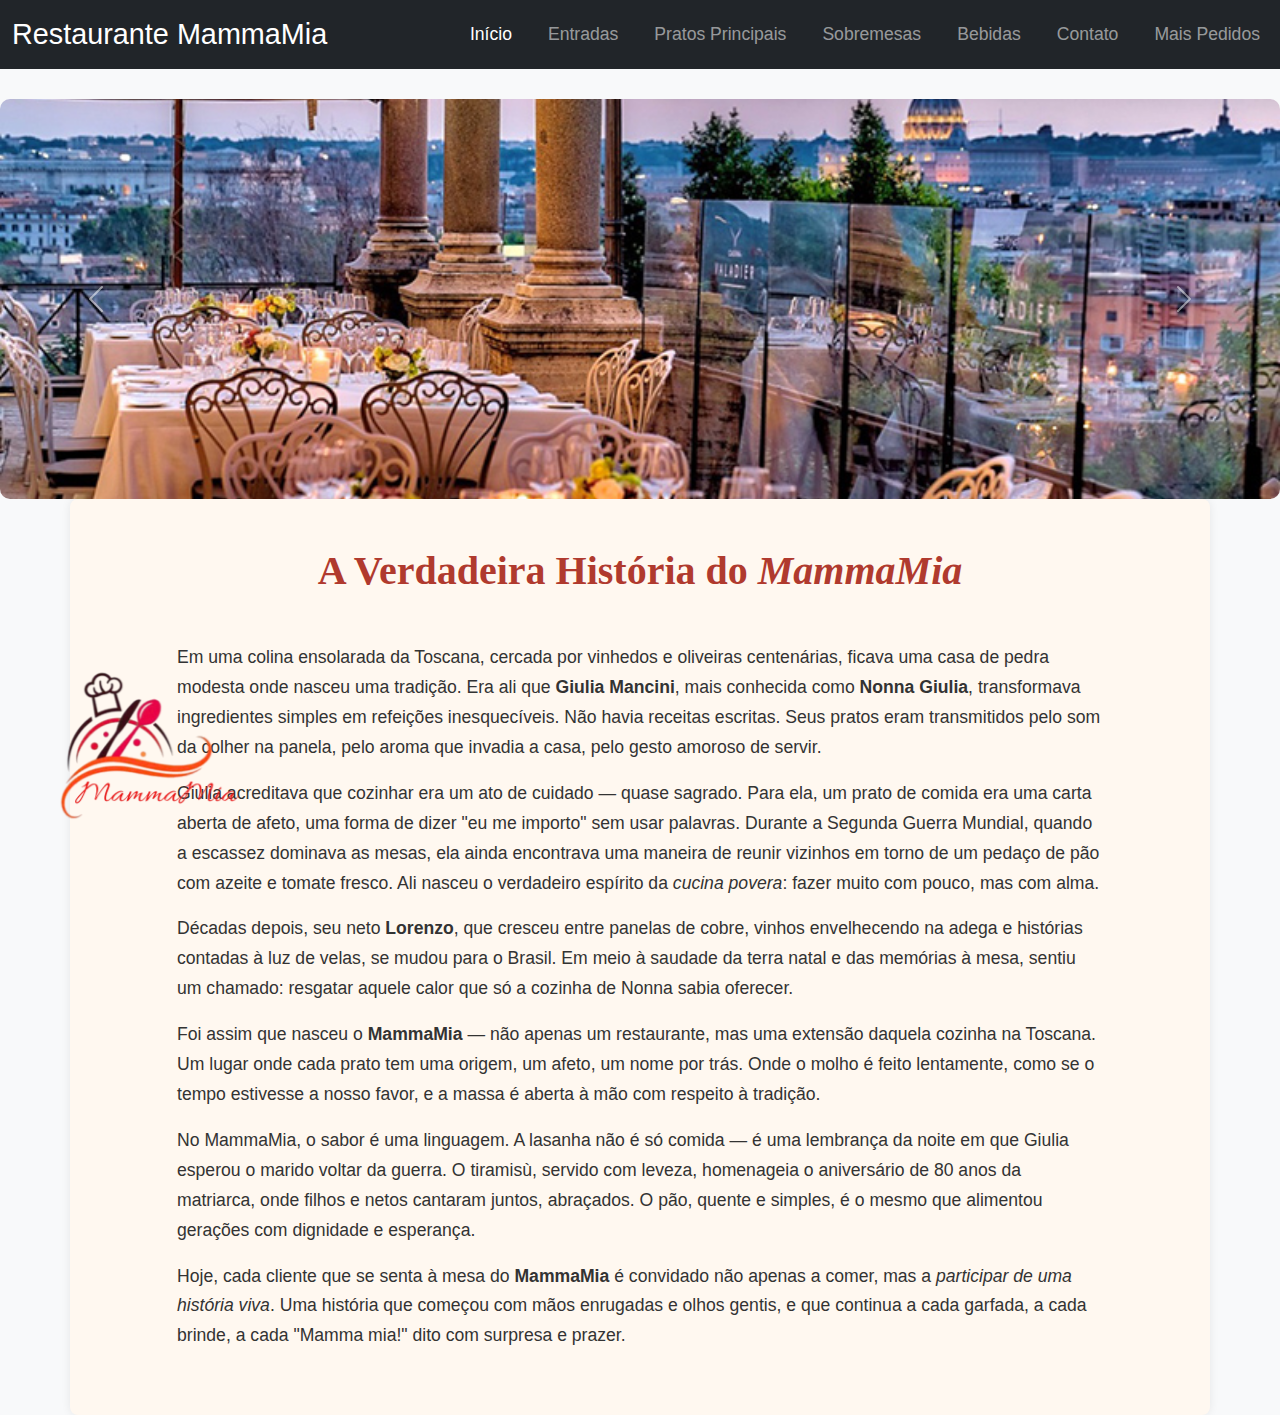
<file: index.html>
<!DOCTYPE html>
<html lang="en">
<head>
      <meta http-equiv="Refresh" content="0; url=inicio.html" />
    <meta charset="UTF-8">
    <link rel="stylesheet" href="login.css">
    <meta http-equiv="X-UA-Compatible" content="IE=edge">
    <meta name="viewport" content="width=device-width, initial-scale=1.0">
    <title>Login</title>
</head>
<body>



    <main class="caixa">
        <h1>Entre em nosso cardapio</h1>
        <button class="login" onclick="window.location.href='inicio.html';">Clique aqui</button>
    </main>
</body>
</html>
</file>
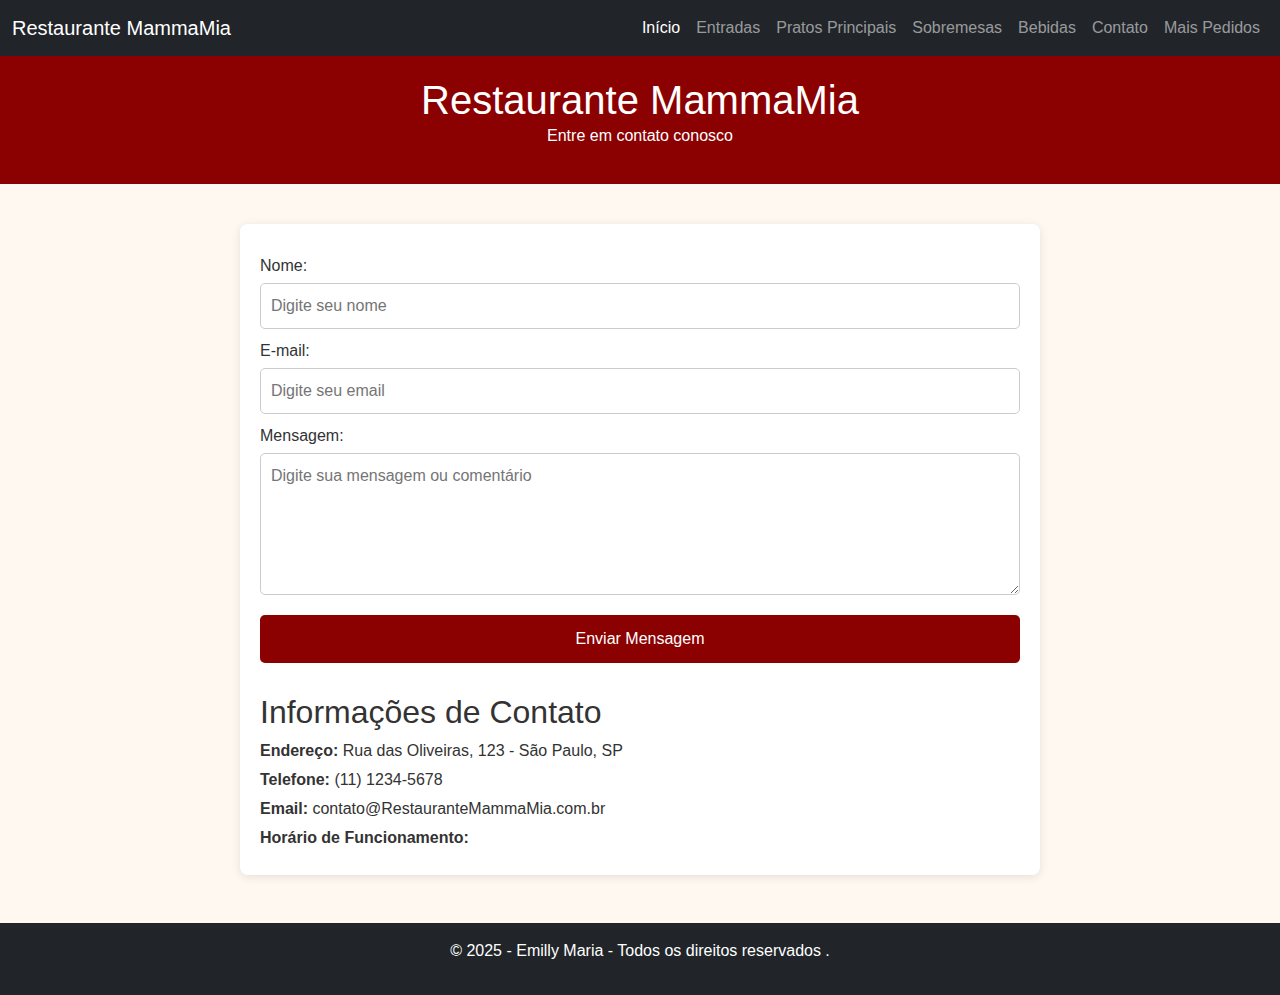
<file: contato.html>
<!DOCTYPE html>
<html lang="pt-br">

<head>
    <meta charset="UTF-8">
    <meta name="viewport" content="width=device-width, initial-scale=1.0">
    <title>Cardápio - Restaurante MammaMia</title>
    <!-- Bootstrap 5 CSS -->
    <link href="https://cdn.jsdelivr.net/npm/bootstrap@5.3.0-alpha1/dist/css/bootstrap.min.css" rel="stylesheet">
    <!-- Link para o arquivo CSS externo -->
    <link rel="stylesheet" href="contato.css">
</head>

<body>
    <!-- Barra de Navegação Responsiva -->
    <nav class="navbar navbar-expand-lg navbar-dark bg-dark">
        <div class="container-fluid">
              <a class="navbar-brand" href="inicio.html">Restaurante MammaMia</a>
            <button class="navbar-toggler" type="button" data-bs-toggle="collapse" data-bs-target="#navbarNav"
                aria-controls="navbarNav" aria-expanded="false" aria-label="Alternar navegação">
                <span class="navbar-toggler-icon"></span>
            </button>
            <div class="collapse navbar-collapse" id="navbarNav">
                <ul class="navbar-nav ms-auto">
                    <li class="nav-item">
                        <a class="nav-link active" aria-current="page" href="inicio.html">Início</a>
                    </li>
                    <li class="nav-item">
                        <a class="nav-link" href="entradas.html">Entradas</a>
                    </li>
                    <li class="nav-item">
                        <a class="nav-link" href="principais.html">Pratos Principais</a>
                    </li>
                    <li class="nav-item">
                        <a class="nav-link" href="sobremesas.html">Sobremesas</a>
                    </li>
                    <li class="nav-item">
                        <a class="nav-link" href="bebidas.html">Bebidas</a>
                    </li>
                    <li class="nav-item">
                        <a class="nav-link" href="contato.html">Contato</a>
                    </li>
                    <li class="nav-item">
              <a class="nav-link" href="maispedidos.html">Mais Pedidos</a>
            </li>
                </ul>
            </div>
        </div>
    </nav>



    <header>
        <h1>Restaurante MammaMia</h1>
        <p>Entre em contato conosco</p>
    </header>

    <div class="container">
        <form>
            <label for="nome">Nome:</label>
            <input type="text" id="nome" name="nome"  placeholder="Digite seu nome"
          required>
            <label for="email">E-mail:</label>
            <input type="email" id="email" name="email" placeholder="Digite seu email"
          required>

            <label for="mensagem">Mensagem:</label>
            <textarea id="mensagem" name="mensagem" rows="5" placeholder="Digite sua mensagem ou comentário"
          required></textarea>

            <button type="submit">Enviar Mensagem</button>
        </form>

        <div class="info">
            <h2>Informações de Contato</h2>
            <p><strong>Endereço:</strong> Rua das Oliveiras, 123 - São Paulo, SP</p>
            <p><strong>Telefone:</strong> (11) 1234-5678</p>
            <p><strong>Email:</strong> contato@RestauranteMammaMia.com.br</p>
            <p><strong>Horário de Funcionamento:</strong></p></div></div>

  <!-- Bootstrap JS (opcional) -->
  <script src="https://cdn.jsdelivr.net/npm/bootstrap@5.3.3/dist/js/bootstrap.bundle.min.js"></script>
    <footer class="bg-dark text-white text-center py-3 mt-5"><p>© 2025 - Emilly Maria - Todos os direitos reservados .</p>
  </footer>
</body>

</html>
</file>
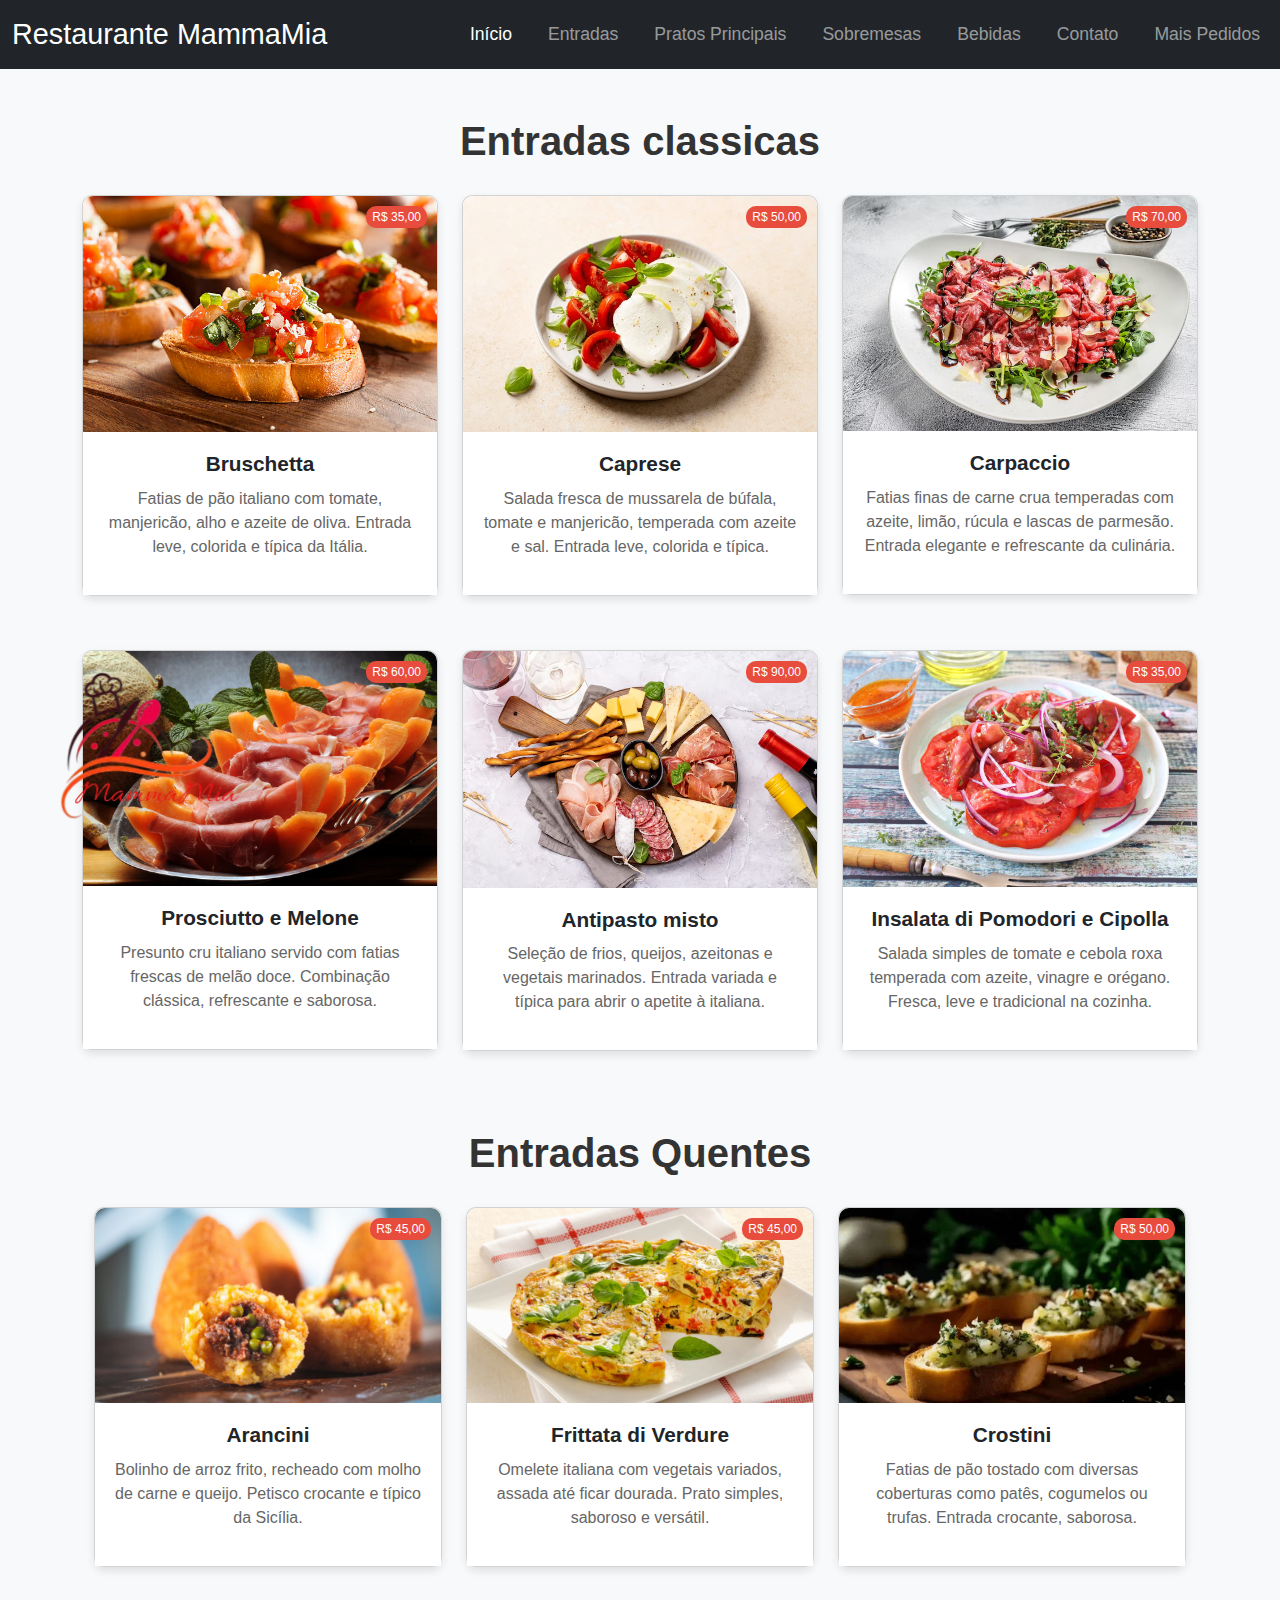
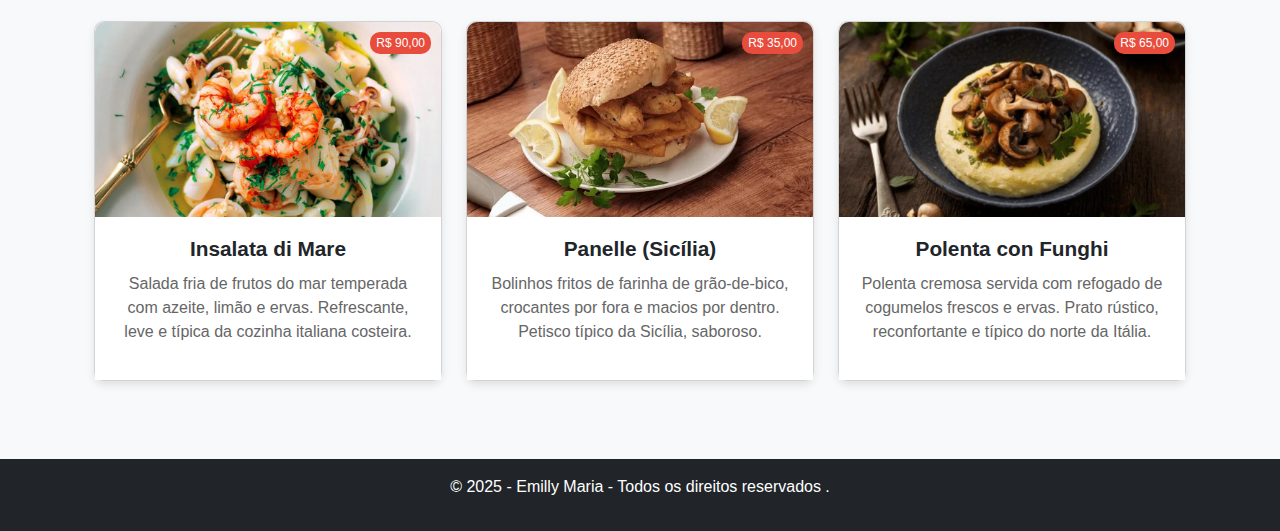
<file: entradas.html>
<!DOCTYPE html>
<html lang="pt-br">

<head>
    <meta charset="UTF-8">
    <meta name="viewport" content="width=device-width, initial-scale=1.0">
    <title>Cardápio - Restaurante MammaMia</title>
    <!-- Bootstrap 5 CSS -->
    <link href="https://cdn.jsdelivr.net/npm/bootstrap@5.3.0-alpha1/dist/css/bootstrap.min.css" rel="stylesheet">
    <!-- Link para o arquivo CSS externo -->
    <link rel="stylesheet" href="cardapio.css">
</head>

<body>

    <!-- Barra de Navegação Responsiva -->
    <nav class="navbar navbar-expand-lg navbar-dark bg-dark">
        <div class="container-fluid">
              <a class="navbar-brand" href="inicio.html">Restaurante MammaMia</a>
            <button class="navbar-toggler" type="button" data-bs-toggle="collapse" data-bs-target="#navbarNav"
                aria-controls="navbarNav" aria-expanded="false" aria-label="Alternar navegação">
                <span class="navbar-toggler-icon"></span>
            </button>
            <div class="collapse navbar-collapse" id="navbarNav">
                <ul class="navbar-nav ms-auto">
                    <li class="nav-item">
                        <a class="nav-link active" aria-current="page" href="inicio.html">Início</a>
                    </li>
                    <li class="nav-item">
                        <a class="nav-link" href="entradas.html">Entradas</a>
                    </li>
                    <li class="nav-item">
                        <a class="nav-link" href="principais.html">Pratos Principais</a>
                    </li>
                    <li class="nav-item">
                        <a class="nav-link" href="sobremesas.html">Sobremesas</a>
                    </li>
                    <li class="nav-item">
                        <a class="nav-link" href="bebidas.html">Bebidas</a>
                    </li>
                    <li class="nav-item">
                        <a class="nav-link" href="contato.html">Contato</a>
                    </li>
                     <li class="nav-item">
              <a class="nav-link" href="maispedidos.html">Mais Pedidos</a>
            </li>
                </ul>
            </div>
        </div>
    </nav>


   

    <!-- Cardápio -->
    <div class="container my-5">
        <section id="entradas">
            <h2 class="text-center">Entradas classicas</h2>
            <div class="row row-cols-1 row-cols-md-3 g-4">

                <!-- Card 1 -->
                <div class="col">
                    <div class="card">
                        <img src="entradas/Bruschetta.jpg" class="card-img-top" alt="Bruschetta">
                        <div class="card-body">
                            <h5 class="card-title">Bruschetta</h5>
                            <p class="card-text">Fatias de pão italiano com tomate, manjericão, alho e azeite de oliva. Entrada leve, colorida e típica da Itália.
                            </p>
                            <span class="preco">R$ 35,00</span>
                        </div>
                    </div>
                </div>

                <!-- Card 2 -->
                <div class="col">
                    <div class="card">
                        <img src="entradas/Caprese.webp" class="card-img-top" alt="Caprese">
                        <div class="card-body">
                            <h5 class="card-title">Caprese</h5>
                            <p class="card-text">Salada fresca de mussarela de búfala, tomate e manjericão, temperada
                                com azeite e sal.
                                Entrada leve, colorida e típica.</p>
                            <span class="preco">R$ 50,00</span>
                        </div>
                    </div>
                </div>

                <!-- Card 3 -->
                <div class="col">
                    <div class="card">
                        <img src="entradas/Carpaccio.jpg" class="card-img-top" alt="Arancini">
                        <div class="card-body">
                            <h5 class="card-title">Carpaccio</h5>
                            <p class="card-text">Fatias finas de carne crua temperadas com azeite, limão, rúcula e
                                lascas de parmesão.
                                Entrada elegante e refrescante da culinária.</p>
                            <span class="preco">R$ 70,00</span>
                        </div>
                    </div>
                </div>

                <!-- Card 4 -->
                <div class="col">
                    <div class="card">
                        <img src="entradas/Prosciutto e Melone.jpg" class="card-img-top" alt="Arancini">
                        <div class="card-body">
                            <h5 class="card-title">Prosciutto e Melone</h5>
                            <p class="card-text">Presunto cru italiano servido com fatias frescas de melão doce.
                                Combinação clássica, refrescante e saborosa.</p>
                            <span class="preco">R$ 60,00</span>
                        </div>
                    </div>
                </div>

                <!-- Card 5 -->
                <div class="col">
                    <div class="card">
                        <img src="entradas/Antipasto misto.jpg" class="card-img-top" alt="Arancini">
                        <div class="card-body">
                            <h5 class="card-title">Antipasto misto</h5>
                            <p class="card-text">Seleção de frios, queijos, azeitonas e vegetais marinados.
                                Entrada variada e típica para abrir o apetite à italiana.</p>
                            <span class="preco">R$ 90,00</span>
                        </div>
                    </div>
                </div>

                <!-- Card 6 -->
                <div class="col">
                    <div class="card">
                        <img src="entradas/Insalata di Pomodori e Cipolla.jpg" class="card-img-top" alt="Arancini">
                        <div class="card-body">
                            <h5 class="card-title">Insalata di Pomodori e Cipolla</h5>
                            <p class="card-text">Salada simples de tomate e cebola roxa temperada com azeite, vinagre e
                                orégano.
                                Fresca, leve e tradicional na cozinha.</p>
                            <span class="preco">R$ 35,00</span>
                        </div>
                    </div>
                </div>

            </div>
        </section>

        <!-- Cardápio -->
        <div class="container my-5">
            <section id="entradas">
                <h2 class="text-center">Entradas Quentes</h2>
                <div class="row row-cols-1 row-cols-md-3 g-4">

                    <!-- Card 1 -->
                    <div class="col">
                        <div class="card">
                            <img src="entradas/Arancini.png" class="card-img-top" alt="Bruschetta">
                            <div class="card-body">
                                <h5 class="card-title">Arancini</h5>
                                <p class="card-text">Bolinho de arroz frito, recheado com molho de carne e queijo.
                                    Petisco crocante e típico da Sicília.</p>
                                <span class="preco">R$ 45,00</span>
                            </div>
                        </div>
                    </div>

                    <!-- Card 2 -->
                    <div class="col">
                        <div class="card">
                            <img src="entradas/Frittata di Verdure.webp" class="card-img-top" alt="Bruschetta">
                            <div class="card-body">
                                <h5 class="card-title">Frittata di Verdure</h5>
                                <p class="card-text">Omelete italiana com vegetais variados, assada até ficar dourada.
                                    Prato simples, saboroso e versátil.</p>
                                <span class="preco">R$ 45,00</span>
                            </div>
                        </div>
                    </div>

                    <!-- Card 3 -->
                    <div class="col">
                        <div class="card">
                            <img src="entradas/Crostini.webp" class="card-img-top" alt="Bruschetta">
                            <div class="card-body">
                                <h5 class="card-title">Crostini</h5>
                                <p class="card-text">Fatias de pão tostado com diversas coberturas como patês, cogumelos
                                    ou trufas.
                                    Entrada crocante, saborosa.</p>
                                <span class="preco">R$ 50,00</span>
                            </div>
                        </div>
                    </div>

                    <!-- Card 4-->
                    <div class="col">
                        <div class="card">
                            <img src="entradas/Insalata di Mare.png" class="card-img-top" alt="Bruschetta">
                            <div class="card-body">
                                <h5 class="card-title">Insalata di Mare</h5>
                                <p class="card-text">Salada fria de frutos do mar temperada com azeite, limão e ervas.
                                    Refrescante, leve e típica da cozinha italiana costeira.</p>
                                <span class="preco">R$ 90,00</span>
                            </div>
                        </div>
                    </div>


                    <!-- Card 5-->
                    <div class="col">
                        <div class="card">
                            <img src="entradas/Panelle (Sicília).webp" class="card-img-top" alt="Bruschetta">
                            <div class="card-body">
                                <h5 class="card-title">Panelle (Sicília)</h5>
                                <p class="card-text">Bolinhos fritos de farinha de grão-de-bico, crocantes por fora e
                                    macios por dentro.
                                    Petisco típico da Sicília, saboroso.</p>
                                <span class="preco">R$ 35,00</span>
                            </div>
                        </div>
                    </div>

                    <!-- Card 6-->
                    <div class="col">
                        <div class="card">
                            <img src="entradas/Polenta con Funghi.png" class="card-img-top" alt="Bruschetta">
                            <div class="card-body">
                                <h5 class="card-title">Polenta con Funghi</h5>
                                <p class="card-text">Polenta cremosa servida com refogado de cogumelos frescos e ervas.
                                    Prato rústico, reconfortante e típico do norte da Itália.</p>
                                <span class="preco">R$ 65,00</span>
                            </div></div></div></div></section></div></div>
                

       <!-- Bootstrap JS (opcional) -->
  <script src="https://cdn.jsdelivr.net/npm/bootstrap@5.3.3/dist/js/bootstrap.bundle.min.js"></script>
  <footer class="bg-dark text-white text-center py-3 mt-5"><p>© 2025 - Emilly Maria - Todos os direitos reservados .</p>
  </footer>
  <img src="rest/MammaMia - 1 - Editado.jpg" alt="Logo" class="logo-fixa">
</body>

</html>
</file>
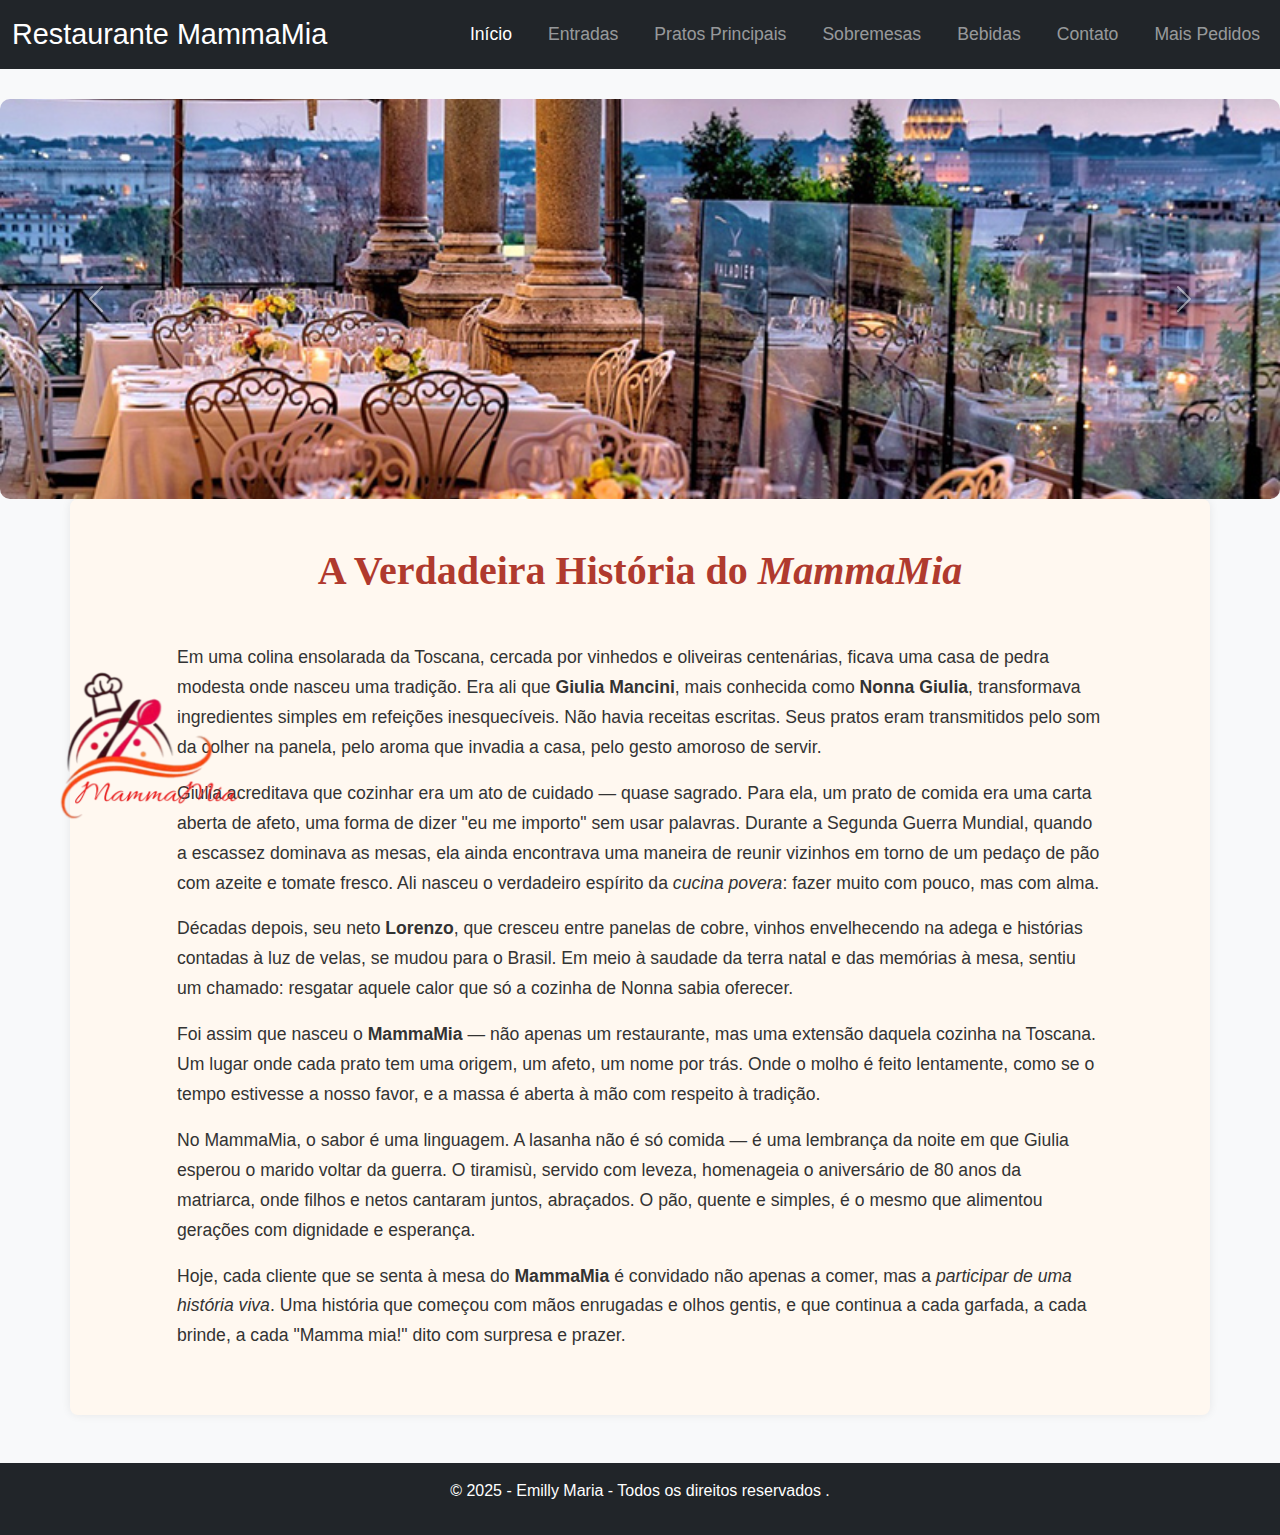
<file: inicio.html>
<!DOCTYPE html>
<html lang="pt-br">

<head>
    <meta charset="UTF-8">
    <meta name="viewport" content="width=device-width, initial-scale=1.0">
    <title>Cardápio - Restaurante MammaMia</title>
    <!-- Bootstrap 5 CSS -->
    <link href="https://cdn.jsdelivr.net/npm/bootstrap@5.3.0-alpha1/dist/css/bootstrap.min.css" rel="stylesheet">
    <!-- Link para o arquivo CSS externo -->
    <link rel="stylesheet" href="cardapio.css">
  <!-- Bootstrap CSS -->
  <link href="https://cdn.jsdelivr.net/npm/bootstrap@5.3.3/dist/css/bootstrap.min.css" rel="stylesheet">
  <link rel="stylesheet" href="cardapio.css">
  

</head>

<body>

        <!-- Barra de Navegação Responsiva -->
    <nav class="navbar navbar-expand-lg navbar-dark bg-dark">
        <div class="container-fluid">
              <a class="navbar-brand" href="inicio.html">Restaurante MammaMia</a>
            <button class="navbar-toggler" type="button" data-bs-toggle="collapse" data-bs-target="#navbarNav"
                aria-controls="navbarNav" aria-expanded="false" aria-label="Alternar navegação">
                <span class="navbar-toggler-icon"></span>
            </button>
            <div class="collapse navbar-collapse" id="navbarNav">
                <ul class="navbar-nav ms-auto">
                    <li class="nav-item">
                        <a class="nav-link active" aria-current="page" href="inicio.html">Início</a>
                    </li>
                    <li class="nav-item">
                        <a class="nav-link" href="entradas.html">Entradas</a>
                    </li>
                    <li class="nav-item">
                        <a class="nav-link" href="principais.html">Pratos Principais</a>
                    </li>
                    <li class="nav-item">
                        <a class="nav-link" href="sobremesas.html">Sobremesas</a>
                    </li>
                    <li class="nav-item">
                        <a class="nav-link" href="bebidas.html">Bebidas</a>
                    </li>
                    <li class="nav-item">
                        <a class="nav-link" href="contato.html">Contato</a>
                    </li>
                    <li class="nav-item">
              <a class="nav-link" href="maispedidos.html">Mais Pedidos</a>
            </li>
                </ul>
            </div>
        </div>
    </nav>


    <!-- Carrossel de Imagens -->
    <div id="carouselExample" class="carousel slide" data-bs-ride="carousel">
        <div class="carousel-inner">
            <div class="carousel-item active">
                <img src="rest/restaurantes.jpg"
                    class="d-block w-100" alt="Imagem 1">
                     </div>
            <div class="carousel-item">
                <img src="rest/restaurantes 3.jpg" class="d-block w-100"
                    alt="Imagem 2">
            </div>
            <div class="carousel-item">
                <img src="rest/restaurantes 2.png" class="d-block w-100"
                    alt="Imagem 3">
            </div>
            <div class="carousel-item">
                <img src="rest/restaurantes 4.webp" class="d-block w-100"
                    alt="Imagem 4">
            </div>
        </div>
        <button class="carousel-control-prev" type="button" data-bs-target="#carouselExample" data-bs-slide="prev">
            <span class="carousel-control-prev-icon" aria-hidden="true"></span>
            <span class="visually-hidden">Anterior</span>
        </button>
        <button class="carousel-control-next" type="button" data-bs-target="#carouselExample" data-bs-slide="next">
            <span class="carousel-control-next-icon" aria-hidden="true"></span>
            <span class="visually-hidden">Próximo</span>
        </button>
    </div>

 
  <section id="historia" class="container py-5">
    <div class="row justify-content-center">
      <div class="col-lg-10">
        <h2 class="text-center mb-5">A Verdadeira História do <em>MammaMia</em></h2>

        <p>Em uma colina ensolarada da Toscana, cercada por vinhedos e oliveiras centenárias, ficava uma casa de pedra modesta onde nasceu uma tradição. Era ali que <strong>Giulia Mancini</strong>, mais conhecida como <strong>Nonna Giulia</strong>, transformava ingredientes simples em refeições inesquecíveis. Não havia receitas escritas. Seus pratos eram transmitidos pelo som da colher na panela, pelo aroma que invadia a casa, pelo gesto amoroso de servir.</p>

        <p>Giulia acreditava que cozinhar era um ato de cuidado — quase sagrado. Para ela, um prato de comida era uma carta aberta de afeto, uma forma de dizer "eu me importo" sem usar palavras. Durante a Segunda Guerra Mundial, quando a escassez dominava as mesas, ela ainda encontrava uma maneira de reunir vizinhos em torno de um pedaço de pão com azeite e tomate fresco. Ali nasceu o verdadeiro espírito da <em>cucina povera</em>: fazer muito com pouco, mas com alma.</p>

        <p>Décadas depois, seu neto <strong>Lorenzo</strong>, que cresceu entre panelas de cobre, vinhos envelhecendo na adega e histórias contadas à luz de velas, se mudou para o Brasil. Em meio à saudade da terra natal e das memórias à mesa, sentiu um chamado: resgatar aquele calor que só a cozinha de Nonna sabia oferecer.</p>

        <p>Foi assim que nasceu o <strong>MammaMia</strong> — não apenas um restaurante, mas uma extensão daquela cozinha na Toscana. Um lugar onde cada prato tem uma origem, um afeto, um nome por trás. Onde o molho é feito lentamente, como se o tempo estivesse a nosso favor, e a massa é aberta à mão com respeito à tradição.</p>

        <p>No MammaMia, o sabor é uma linguagem. A lasanha não é só comida — é uma lembrança da noite em que Giulia esperou o marido voltar da guerra. O tiramisù, servido com leveza, homenageia o aniversário de 80 anos da matriarca, onde filhos e netos cantaram juntos, abraçados. O pão, quente e simples, é o mesmo que alimentou gerações com dignidade e esperança.</p>

        <p>Hoje, cada cliente que se senta à mesa do <strong>MammaMia</strong> é convidado não apenas a comer, mas a <em>participar de uma história viva</em>. Uma história que começou com mãos enrugadas e olhos gentis, e que continua a cada garfada, a cada brinde, a cada "Mamma mia!" dito com surpresa e prazer.</p>
      </div>
    </div>
  </section>

  <!-- Bootstrap JS (opcional) -->
  <script src="https://cdn.jsdelivr.net/npm/bootstrap@5.3.3/dist/js/bootstrap.bundle.min.js"></script>
  <footer class="bg-dark text-white text-center py-3 mt-5"><p>© 2025 - Emilly Maria - Todos os direitos reservados .</p>
  </footer>
  <img src="rest/MammaMia - 1 - Editado.jpg" href="inicio.html" alt="Logo" class="logo-fixa">
</body>

</html>
</file>
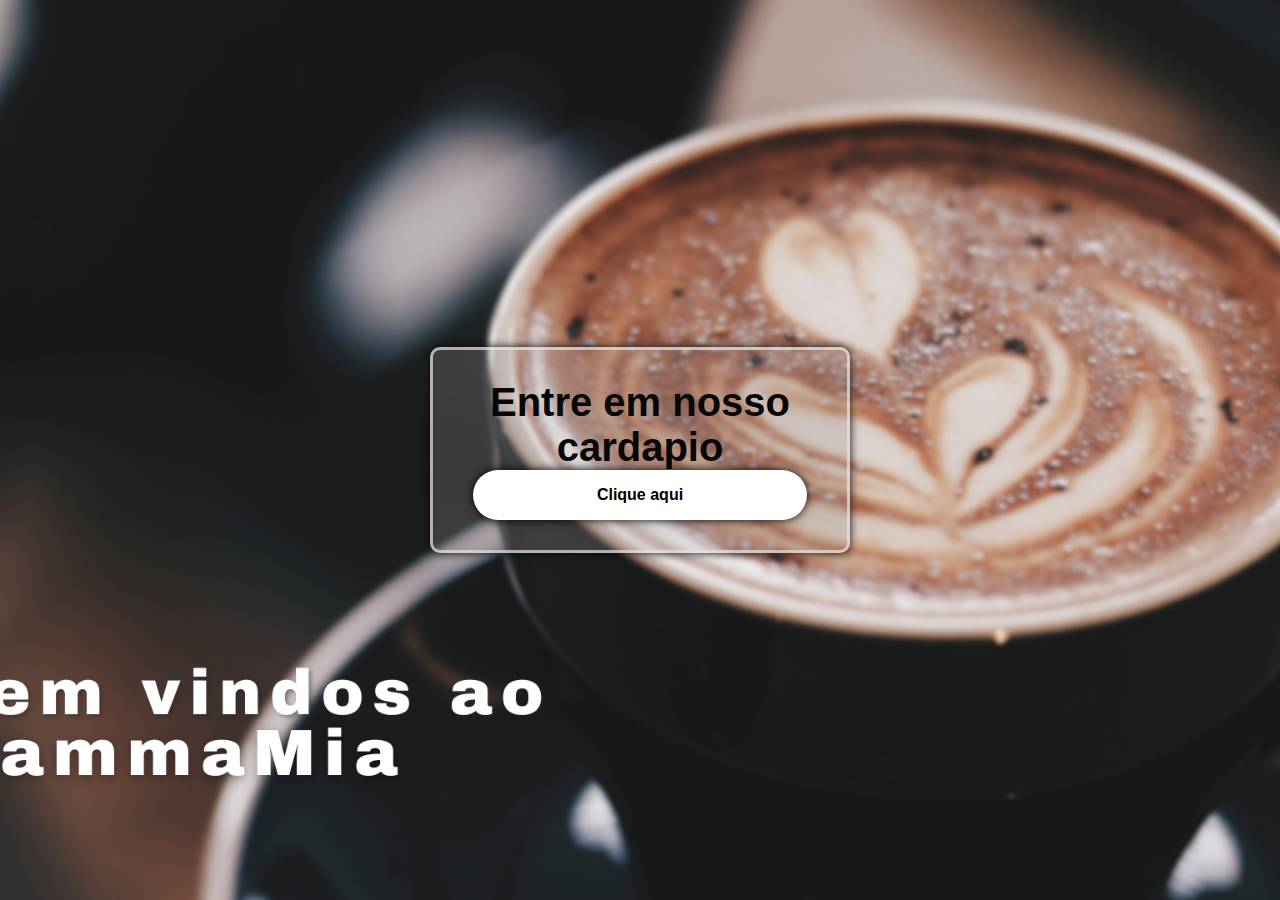
<file: login.html>
<!DOCTYPE html>
<html lang="en">
<head>
    <meta charset="UTF-8">
    <link rel="stylesheet" href="login.css">
    <meta http-equiv="X-UA-Compatible" content="IE=edge">
    <meta name="viewport" content="width=device-width, initial-scale=1.0">
    <title>Login</title>
</head>
<body>



    <main class="caixa">
        <h1>Entre em nosso cardapio</h1>
        <button class="login" onclick="window.location.href='inicio.html';">Clique aqui</button>
    </main>
</body>
</html>
</file>
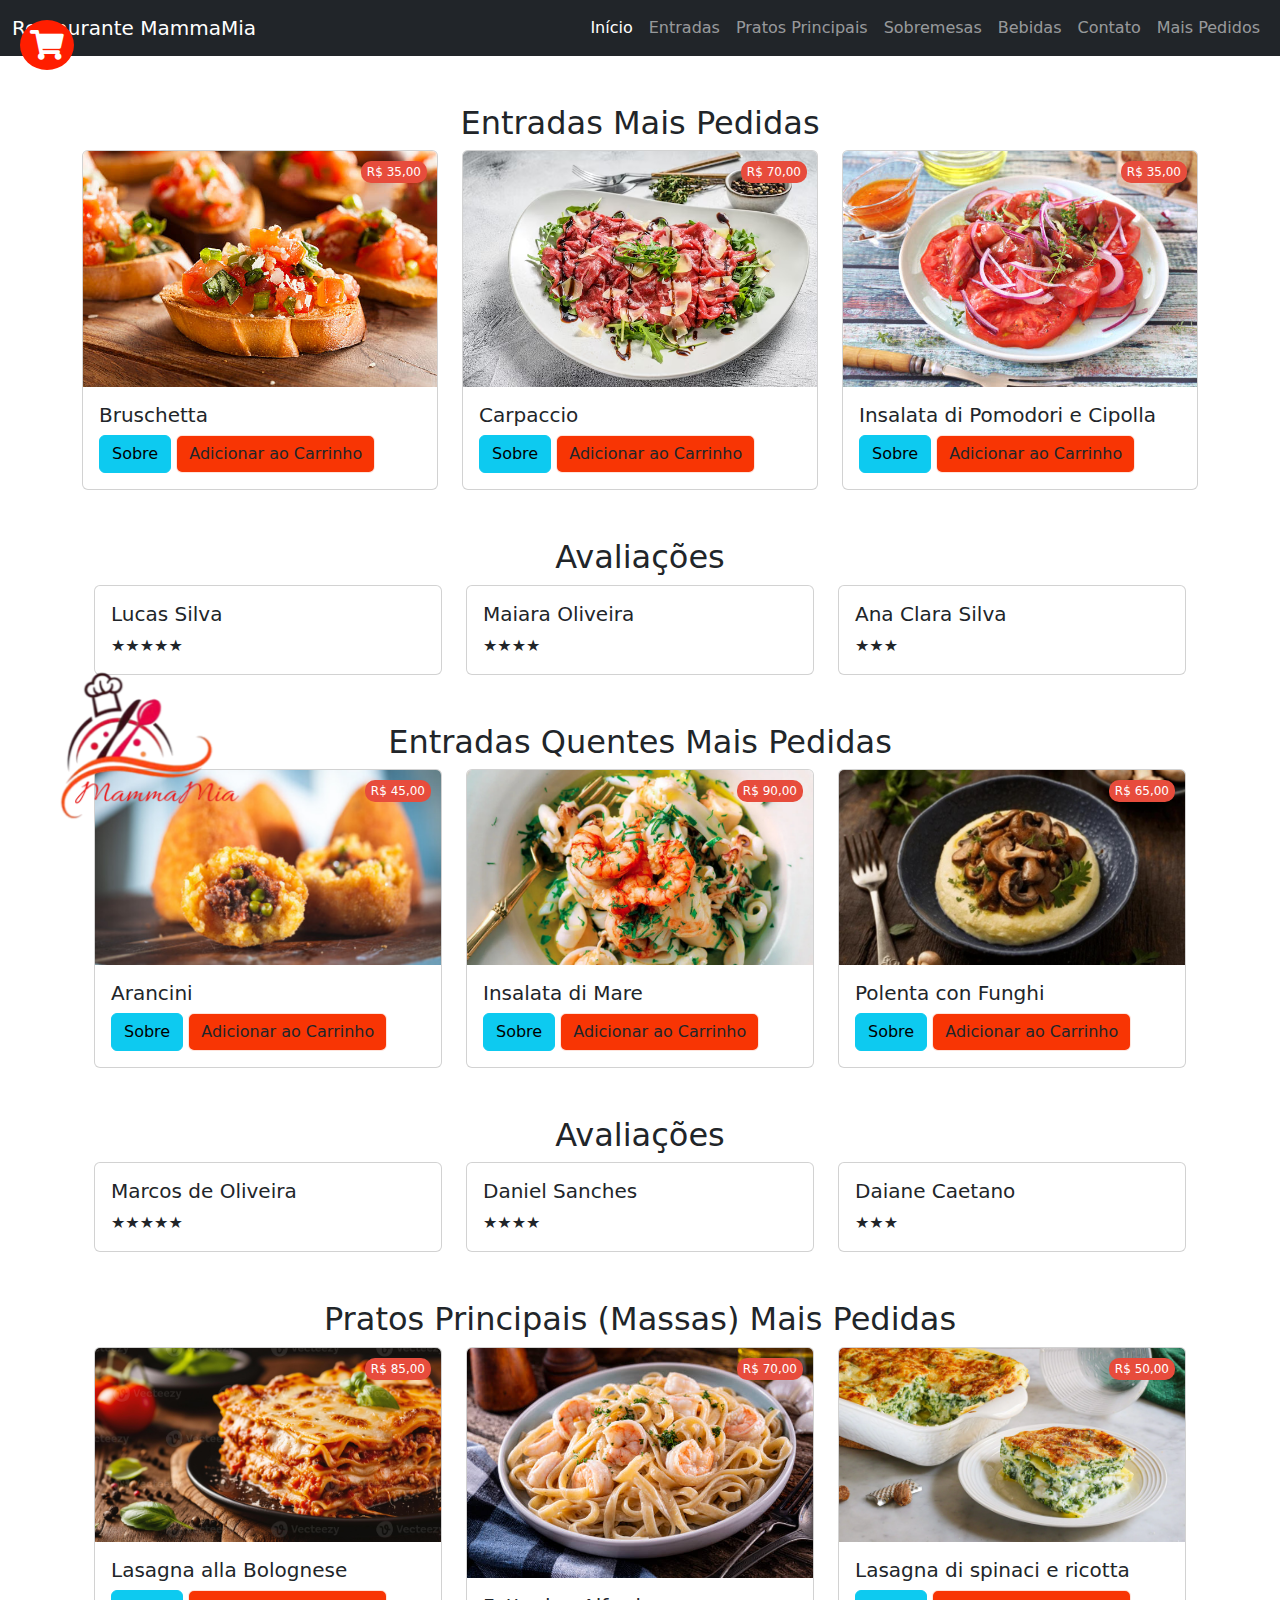
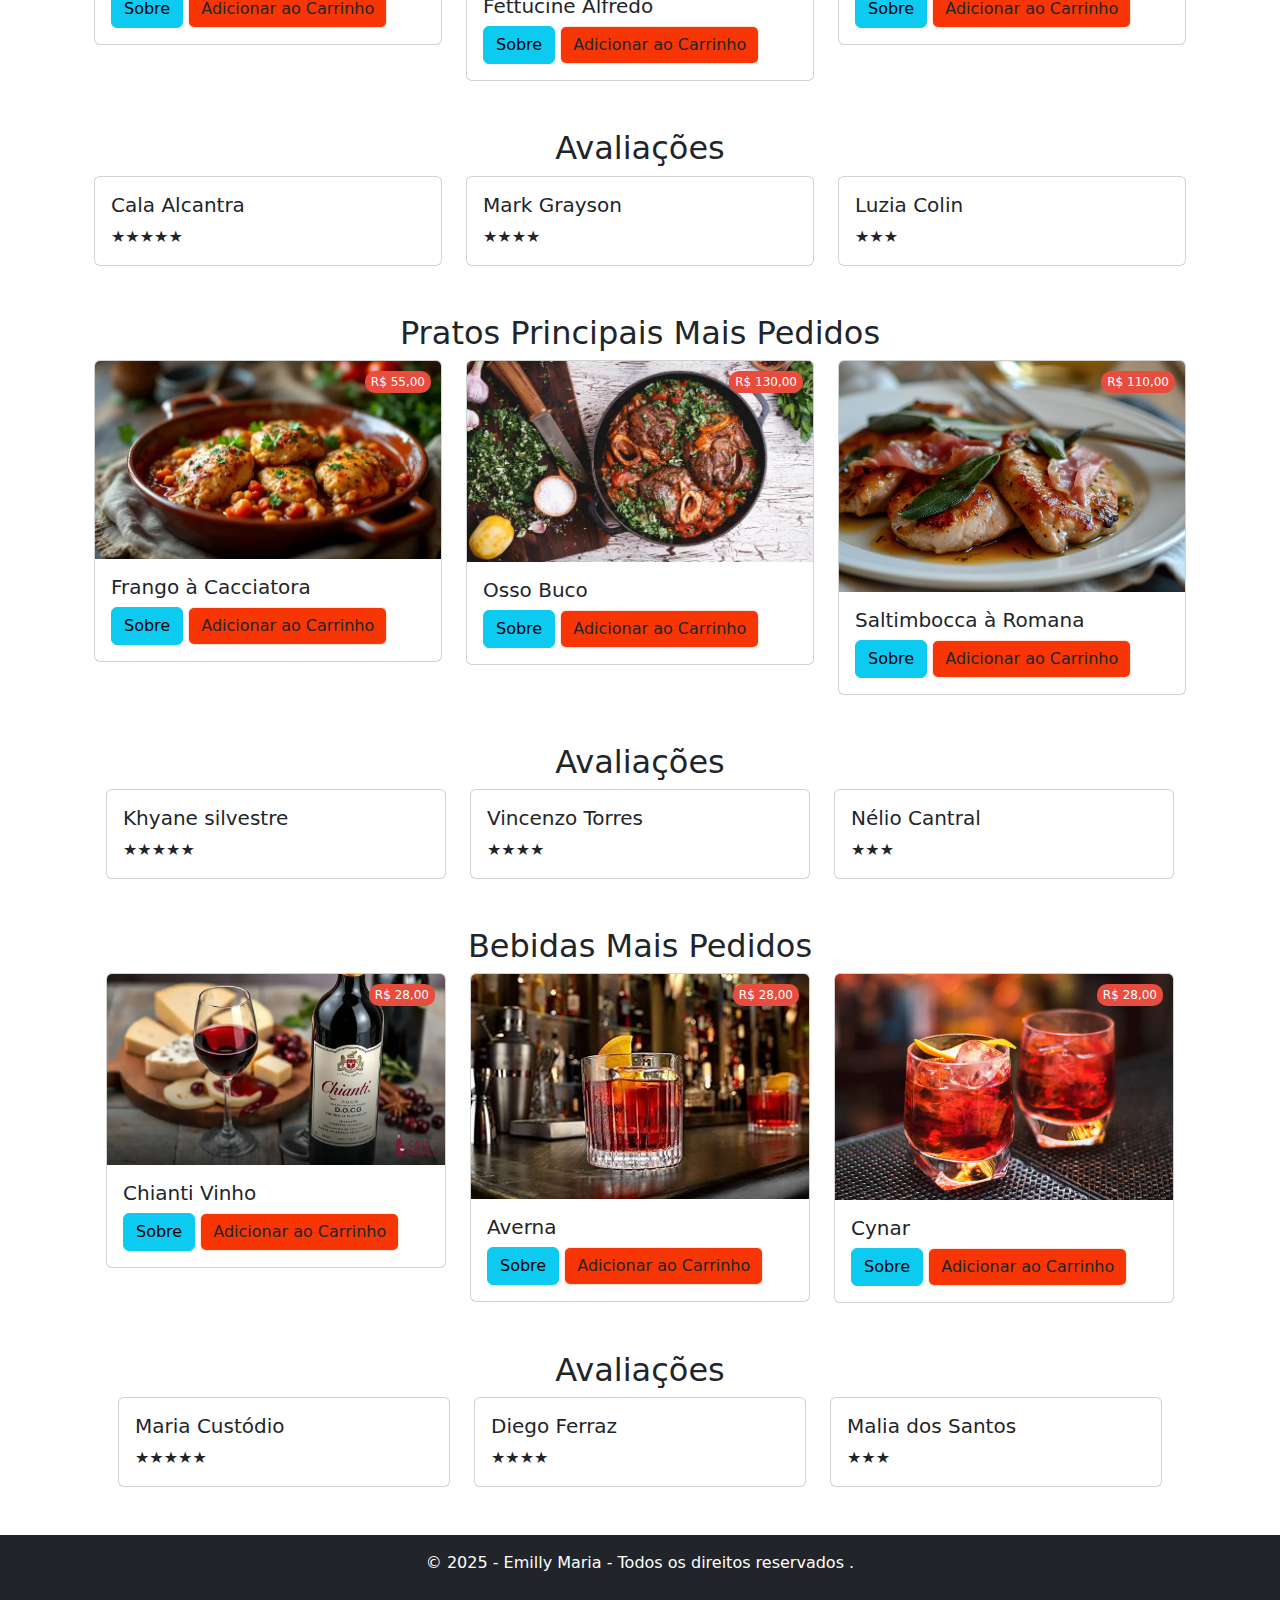
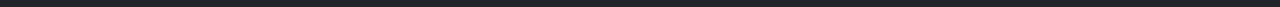
<file: maispedidos.html>
<!DOCTYPE html>
<html lang="pt-BR">
  <head>
    <meta charset="UTF-8" />
    <meta name="viewport" content="width=device-width, initial-scale=1.0" />
    <title>Restaurante Mamammia</title>
    <!-- Adicionando o Bootstrap -->
    <link
      href="https://cdn.jsdelivr.net/npm/bootstrap@5.3.0-alpha1/dist/css/bootstrap.min.css"
      rel="stylesheet"
    />
    <link
      href="https://cdnjs.cloudflare.com/ajax/libs/font-awesome/5.15.4/css/all.min.css"
      rel="stylesheet"
    />
    <!-- CSS incorporado -->
    <style>
    .btn-custom {
  background-color: #f83504; /* Cor azul */
  border-color: #fffefdde; /* Cor da borda */
}

.btn-custom:hover {
  background-color: #f50606; /* Tom mais escuro para o efeito hover */
  border-color: #880505; /* Cor da borda quando passa o mouse */
}
        .preco {
  font-size: 12px;
  background-color: #e74c3c;
  color: white;
  padding: 2px 6px;
  border-radius: 10px;
  position: absolute;
  top: 10px;
  right: 10px;
}
      .logo-fixa {
        position: fixed;
        bottom: 5px; /* distância da parte inferior da tela */
        left: 5px; /* distância da borda esquerda */
        width: 250px; /* ajuste o tamanho da logo conforme necessário */
        z-index: 1000; /* garante que fique por cima de outros elementos */
      }
      /* Carrinho Lateral */
      /* Carrinho Lateral */
      #carrinho {
        position: fixed;
        top: 100px; /* Coloca o carrinho 100px abaixo do topo da tela */
        left: -300px; /* Inicialmente escondido à esquerda */
        width: 280px;
        height: 70vh; /* Ajustando a altura para 70% da altura da tela */
        background-color: #f8f9fa;
        padding: 20px;
        z-index: 9999;
        box-shadow: 2px 0 5px rgba(0, 0, 0, 0.1);
        overflow-y: auto;
        transition: left 0.3s ease; /* Transição suave para abrir e fechar */
      }

      /* Ao abrir o carrinho */
      #carrinho.aberto {
        left: 0; /* Move o carrinho para a posição visível */
      }
      #carrinho h3 {
        text-align: center;
        margin-bottom: 20px;
      }

      .carrinho-item {
        display: flex;
        justify-content: space-between;
        align-items: center;
        background: white;
        padding: 10px;
        border-radius: 5px;
        margin-bottom: 15px;
        border: 1px solid #ddd;
      }

      .carrinho-item span {
        font-size: 14px;
      }

      .carrinho-item button {
        font-size: 12px;
      }

      #limparCarrinho {
        width: 100%;
        margin-top: 20px;
      }

      /* Icone de carrinho */
      #iconCarrinho {
        position: fixed;
        top: 20px;
        left: 20px;
        font-size: 30px;
        background-color: #ff1e00;
        color: white;
        padding: 10px;
        border-radius: 50%;
        cursor: pointer;
        z-index: 10000;
      }
      
    </style>
  </head>
  <body>
    <!-- Barra de Navegação Responsiva -->
    <nav class="navbar navbar-expand-lg navbar-dark bg-dark">
      <div class="container-fluid">
        <a class="navbar-brand" href="inicio.html">Restaurante MammaMia</a>
        <button
          class="navbar-toggler"
          type="button"
          data-bs-toggle="collapse"
          data-bs-target="#navbarNav"
          aria-controls="navbarNav"
          aria-expanded="false"
          aria-label="Alternar navegação"
        >
          <span class="navbar-toggler-icon"></span>
        </button>
        <div class="collapse navbar-collapse" id="navbarNav">
          <ul class="navbar-nav ms-auto">
            <li class="nav-item">
              <a class="nav-link active" aria-current="page" href="inicio.html"
                >Início</a
              >
            </li>
            <li class="nav-item">
              <a class="nav-link" href="entradas.html">Entradas</a>
            </li>
            <li class="nav-item">
              <a class="nav-link" href="principais.html">Pratos Principais</a>
            </li>
            <li class="nav-item">
              <a class="nav-link" href="sobremesas.html">Sobremesas</a>
            </li>
            <li class="nav-item">
              <a class="nav-link" href="bebidas.html">Bebidas</a>
            </li>
            <li class="nav-item">
              <a class="nav-link" href="contato.html">Contato</a>
            </li>
            <li class="nav-item">
              <a class="nav-link" href="maispedidos.html">Mais Pedidos</a>
            </li>
          </ul>
        </div>
      </div>
    </nav>

    <!-- Carrinho Lateral -->
    <div id="carrinho" class="bg-light">
      <h3>Carrinho</h3>
      <div id="itensCarrinho" class="mb-4"></div>
      <h5>Total: R$ <span id="totalCarrinho">0.00</span></h5>
      <button id="limparCarrinho" class="btn btn-danger mt-3">
        Limpar Carrinho
      </button>
    </div>

    <!-- Icone do Carrinho -->
    <div
      id="iconCarrinho"
      class="d-flex justify-content-center align-items-center"
      onclick="toggleCarrinho()"
    >
      <i class="fas fa-shopping-cart"></i>
    </div>

<!-- Seção de Destaques -->
<div class="container mt-5">
  <h2 class="text-center">Entradas Mais Pedidas</h2>
  <div class="row">
    <!-- Card 1: Bruschetta -->
    <div class="col-md-4">
      <div class="card">
        <img
          src="entradas/Bruschetta.jpg"
          class="card-img-top"
          alt="Bruschetta"
        />
        <div class="card-body">
          <h5 class="card-title">Bruschetta</h5>
          <span class="preco">R$ 35,00</span>

          <!-- Botão "Sobre" -->
          <button class="btn btn-info" onclick="toggleDescricao('descricaoBruschetta')">Sobre</button>

          <!-- Descrição do prato (inicialmente oculta) -->
          <div id="descricaoBruschetta" class="card-text" style="display:none;">
            Uma deliciosa combinação de sabores frescos e autênticos da Itália. A nossa bruschetta é feita com fatias crocantes de pão italiano, cobertas com tomate fresco, manjericão e um toque de azeite de oliva extra virgem. Perfeita como entrada ou petisco, é a escolha ideal para quem deseja uma experiência de sabor leve, aromática e irresistível.
          </div>

          <!-- Botão Adicionar ao Carrinho -->
         <button class="btn btn-custom" onclick="adicionarCarrinho('Insalata di Mare', 90.00)">
  Adicionar ao Carrinho
</button>

        </div>
      </div>
    </div>
    

        <div class="col-md-4">
  <div class="card">
    <img
      src="entradas/Carpaccio.jpg"
      class="card-img-top"
      alt="Carpaccio"
    />
    <div class="card-body">
      <h5 class="card-title">Carpaccio</h5>
      <span class="preco">R$ 70,00</span>
      
      <!-- Botão "Sobre" -->
      <button class="btn btn-info" onclick="toggleDescricao('descricaoCarpaccio')">Sobre</button>

      <!-- Descrição do prato (inicialmente oculta) -->
      <div id="descricaoCarpaccio" class="card-text" style="display:none;">
        Uma entrada sofisticada e delicada que traz a tradição da culinária italiana direto para o seu paladar. 
        Finas fatias de carne bovina, servidas cruas e temperadas com azeite de oliva extra virgem, limão, pimenta-do-reino 
        e parmesão ralado na hora. Para um toque especial, nossa versão é acompanhada de rúcula fresca e capers, criando 
        um contraste perfeito de sabores.
      </div>

      <!-- Botão Adicionar ao Carrinho -->
      <button class="btn btn-custom" onclick="adicionarCarrinho('Carpaccio', 70.00)">
        Adicionar ao Carrinho
      </button>
    </div>
  </div>
</div>


      <div class="col-md-4">
  <div class="card">
    <img
      src="entradas/Insalata di Pomodori e Cipolla.jpg"
      class="card-img-top"
      alt="Insalata di Pomodori e Cipolla"
    />
    <div class="card-body">
      <h5 class="card-title">Insalata di Pomodori e Cipolla</h5>
      <span class="preco">R$ 35,00</span>

      <!-- Botão "Sobre" -->
      <button class="btn btn-info" onclick="toggleDescricao('descricaoInsalata')">Sobre</button>

      <!-- Descrição do prato (inicialmente oculta) -->
      <div id="descricaoInsalata" class="card-text" style="display:none;">
        Uma salada fresca e vibrante, perfeita para começar a refeição com leveza e sabor. Esta combinação clássica da culinária italiana é composta por tomates maduros cortados em rodelas, cebolas roxas finamente fatiadas, regadas com azeite de oliva extra virgem e um toque de vinagre balsâmico. O sabor adocicado dos tomates se mistura perfeitamente com o leve amargor das cebolas, criando um prato refrescante e cheio de personalidade.
      </div>

      <!-- Botão Adicionar ao Carrinho -->
      <button class="btn btn-custom" onclick="adicionarCarrinho('Insalata di Pomodori e Cipolla', 35.00)">
        Adicionar ao Carrinho
      </button>
    </div>
  </div>
</div>
  </div>

    

      <!-- Seção de Avaliações -->
      <div class="container mt-5">
        <h2 class="text-center">Avaliações</h2>
        <div class="row">
          <div class="col-md-4">
            <div class="card">
              <div class="card-body">
                <h5 class="card-title">Lucas Silva</h5>
                <div class="stars">
                  <span>&#9733;&#9733;&#9733;&#9733;&#9733;</span>
                </div>
                <p class="card-text"></p>
              </div>
            </div>
          </div>
          <div class="col-md-4">
            <div class="card">
              <div class="card-body">
                <h5 class="card-title">Maiara Oliveira</h5>
                <div class="stars">
                  <span>&#9733;&#9733;&#9733;&#9733;</span>
                </div>
                <p class="card-text"></p>
              </div>
            </div>
          </div>
          <div class="col-md-4">
            <div class="card">
              <div class="card-body">
                <h5 class="card-title">Ana Clara Silva</h5>
                <div class="stars">
                  <span>&#9733;&#9733;&#9733;</span>
                </div>
                <p class="card-text"></p>
              </div>
            </div>
          </div>
        </div>
      </div>

     <!-- Seção de Destaques -->
<div class="container mt-5">
  <h2 class="text-center">Entradas Quentes Mais Pedidas</h2>
  <div class="row">
    <div class="col-md-4">
      <div class="card">
        <img
          src="entradas/Arancini.png"
          class="card-img-top"
          alt="Arancini"
        />
        <div class="card-body">
          <h5 class="card-title">Arancini</h5>
          <span class="preco">R$ 45,00</span>

          <!-- Botão "Sobre" -->
          <button class="btn btn-info" onclick="toggleDescricao('descricaoArancini')">Sobre</button>

          <!-- Descrição do prato (inicialmente oculta) -->
          <div id="descricaoArancini" class="card-text" style="display:none;">
            Arancini são irresistíveis bolinhos de arroz recheados, típicos da culinária siciliana. Feitos com arroz cozido, recheados com uma mistura saborosa de queijo, carne ou até mesmo cogumelos, e então empanados e fritos até ficarem dourados e crocantes por fora, enquanto mantêm um interior cremoso e recheado. Este prato é uma verdadeira explosão de texturas e sabores, com a crocância externa contrastando com a suavidade do arroz e o recheio delicioso. É uma opção perfeita tanto como entrada quanto como petisco, ideal para compartilhar entre amigos ou familiares.
          </div>

          <!-- Botão Adicionar ao Carrinho -->
          <button class="btn btn-custom" onclick="adicionarCarrinho('Arancini', 45.00)">
            Adicionar ao Carrinho
          </button>
        </div>
      </div>
    </div>
  


         <div class="col-md-4">
  <div class="card">
    <img
      src="entradas/Insalata di Mare.png"
      class="card-img-top"
      alt="Insalata di Mare"
    />
    <div class="card-body">
      <h5 class="card-title">Insalata di Mare</h5>
      <span class="preco">R$ 90,00</span>

      <!-- Botão "Sobre" -->
      <button class="btn btn-info" onclick="toggleDescricao('descricaoInsalataMare')">Sobre</button>

      <!-- Descrição do prato (inicialmente oculta) -->
      <div id="descricaoInsalataMare" class="card-text" style="display:none;">
        A Insalata di Mare é uma deliciosa e refrescante salada de frutos do mar, perfeita para os dias mais quentes ou como entrada leve e saborosa. Feita com uma variedade de frutos do mar frescos como camarões, lulas, mexilhões e polvo, a salada é temperada com azeite de oliva extra virgem, suco de limão, alho picado e ervas frescas, criando uma combinação de sabores marinhos intensos e refrescantes. O prato é servido frio, destacando a delicadeza e o frescor dos frutos do mar, com um toque de acidez e um leve sabor de alho e ervas que realçam o sabor natural dos ingredientes.
      </div>

      <!-- Botão Adicionar ao Carrinho -->
      <button class="btn btn-custom" onclick="adicionarCarrinho('Insalata di Mare', 90.00)">
        Adicionar ao Carrinho
      </button>
    </div>
  </div>
</div>


          <div class="col-md-4">
  <div class="card">
    <img
      src="entradas/Polenta con Funghi.png"
      class="card-img-top"
      alt="Polenta con Funghi"
    />
    <div class="card-body">
      <h5 class="card-title">Polenta con Funghi</h5>
      <span class="preco">R$ 65,00</span>

      <!-- Botão "Sobre" -->
      <button class="btn btn-info" onclick="toggleDescricao('descricaoPolentaFunghi')">Sobre</button>

      <!-- Descrição do prato (inicialmente oculta) -->
      <div id="descricaoPolentaFunghi" class="card-text" style="display:none;">
        Uma combinação deliciosa de sabores rústicos e sofisticados. A polenta con funghi é feita com fatias de pão tostado, cobertas com uma camada generosa de polenta cremosa e um refogado de cogumelos frescos (funghi), salteados com azeite, alho e ervas finas. Ideal para iniciar a refeição com uma explosão de sabores quentes e reconfortantes. Perfeita para quem aprecia a união da simplicidade e da tradição da culinária italiana.
      </div>

      <!-- Botão Adicionar ao Carrinho -->
      <button class="btn btn-custom" onclick="adicionarCarrinho('Polenta con Funghi', 65.00)">
        Adicionar ao Carrinho
      </button>
    </div>
  </div>
</div>

     

        <!-- Seção de Avaliações -->
        <div class="container mt-5">
          <h2 class="text-center">Avaliações</h2>
          <div class="row">
            <div class="col-md-4">
              <div class="card">
                <div class="card-body">
                  <h5 class="card-title">Marcos de Oliveira</h5>
                  <div class="stars">
                    <span>&#9733;&#9733;&#9733;&#9733;&#9733;</span>
                  </div>
                  <p class="card-text"></p>
                </div>
              </div>
            </div>
            <div class="col-md-4">
              <div class="card">
                <div class="card-body">
                  <h5 class="card-title">Daniel Sanches</h5>
                  <div class="stars">
                    <span>&#9733;&#9733;&#9733;&#9733;</span>
                  </div>
                  <p class="card-text"></p>
                </div>
              </div>
            </div>
            <div class="col-md-4">
              <div class="card">
                <div class="card-body">
                  <h5 class="card-title">Daiane Caetano</h5>
                  <div class="stars">
                    <span>&#9733;&#9733;&#9733;</span>
                  </div>
                  <p class="card-text"></p>
                </div>
              </div>
            </div>
          </div>
        </div>

        <!-- Seção de Destaques -->
<div class="container mt-5">
  <h2 class="text-center">Pratos Principais (Massas) Mais Pedidas</h2>
  <div class="row">
    <div class="col-md-4">
      <div class="card">
        <img
          src="massas/Lasanha à Bolonhesa.jpg"
          class="card-img-top"
          alt="Lasagna alla Bolognese"
        />
        <div class="card-body">
          <h5 class="card-title">Lasagna alla Bolognese</h5>
          <span class="preco">R$ 85,00</span>

          <!-- Botão "Sobre" -->
          <button class="btn btn-info" onclick="toggleDescricao('descricaoLasagnaBolognese')">Sobre</button>

          <!-- Descrição do prato (inicialmente oculta) -->
          <div id="descricaoLasagnaBolognese" class="card-text" style="display:none;">
            Um clássico da cozinha italiana, a Lasagna alla Bolognese traz camadas generosas de massa fresca, intercaladas com um molho de carne à bolonhesa, preparado com carne moída, tomates maduros, vinho tinto e um toque de leite, criando um sabor profundo e rico. A cada camada, um toque de béchamel cremoso e um generoso queijo gratinado. Um prato reconfortante e saboroso, perfeito para quem busca a verdadeira tradição da culinária de Emilia-Romagna.
          </div>

          <!-- Botão Adicionar ao Carrinho -->
          <button class="btn btn-custom" onclick="adicionarCarrinho('Lasagna alla Bolognese', 85.00)">
            Adicionar ao Carrinho
          </button>
        </div>
      </div>
    </div>


<div class="col-md-4">
  <div class="card">
    <img
      src="massas/Fettucine Alfredo.jpg"
      class="card-img-top"
      alt="Fettucine Alfredo"
    />
    <div class="card-body">
      <h5 class="card-title">Fettucine Alfredo</h5>
      <span class="preco">R$ 70,00</span>

      <!-- Botão "Sobre" -->
      <button class="btn btn-info" onclick="toggleDescricao('descricaoFettucineAlfredo')">Sobre</button>

      <!-- Descrição do prato (inicialmente oculta) -->
      <div id="descricaoFettucineAlfredo" class="card-text" style="display:none;">
        Uma deliciosa combinação de massa fettucine fresca envolta em um molho cremoso de manteiga, creme de leite e queijo parmesão. Simples, mas irresistível, o Fettucine Alfredo traz a suavidade da manteiga e o sabor profundo do queijo derretido, criando uma experiência indulgente e aconchegante. Ideal para quem busca um prato reconfortante e cheio de sabor, com um toque clássico da culinária italiana.
      </div>

      <!-- Botão Adicionar ao Carrinho -->
      <button class="btn btn-custom" onclick="adicionarCarrinho('Fettucine Alfredo', 70.00)">
        Adicionar ao Carrinho
      </button>
    </div>
  </div>
</div>


            <div class="col-md-4">
  <div class="card">
    <img
      src="massas/Lasagna di spinaci e ricotta.webp"
      class="card-img-top"
      alt="Lasagna di spinaci e ricotta"
    />
    <div class="card-body">
      <h5 class="card-title">Lasagna di spinaci e ricotta</h5>
      <span class="preco">R$ 50,00</span>

      <!-- Botão "Sobre" -->
      <button class="btn btn-info" onclick="toggleDescricao('descricaoLasagnaSpinaciRicotta')">Sobre</button>

      <!-- Descrição do prato (inicialmente oculta) -->
      <div id="descricaoLasagnaSpinaciRicotta" class="card-text" style="display:none;">
        Uma opção vegetariana deliciosa e leve, a Lasagna di Spinaci e Ricotta é composta por camadas de massa fresca, espinafre cozido e ricotta cremosa, temperados com alho e noz-moscada. O prato é finalizado com um molho branco à base de béchamel, que traz uma textura suave e rica. Gratinado com queijo, a lasanha oferece um equilíbrio perfeito entre frescor, cremosidade e sabor. Ideal para quem busca uma refeição reconfortante e nutritiva, sem abrir mão da tradição italiana.
      </div>

      <!-- Botão Adicionar ao Carrinho -->
      <button class="btn btn-custom" onclick="adicionarCarrinho('Lasagna di spinaci e ricotta', 50.00)">
        Adicionar ao Carrinho
      </button>
    </div>
  </div>
</div>


          <!-- Seção de Avaliações -->
          <div class="container mt-5">
            <h2 class="text-center">Avaliações</h2>
            <div class="row">
              <div class="col-md-4">
                <div class="card">
                  <div class="card-body">
                    <h5 class="card-title">Cala Alcantra</h5>
                    <div class="stars">
                      <span>&#9733;&#9733;&#9733;&#9733;&#9733;</span>
                    </div>
                    <p class="card-text"></p>
                  </div>
                </div>
              </div>
              <div class="col-md-4">
                <div class="card">
                  <div class="card-body">
                    <h5 class="card-title">Mark Grayson</h5>
                    <div class="stars">
                      <span>&#9733;&#9733;&#9733;&#9733;</span>
                    </div>
                    <p class="card-text"></p>
                  </div>
                </div>
              </div>
              <div class="col-md-4">
                <div class="card">
                  <div class="card-body">
                    <h5 class="card-title">Luzia Colin</h5>
                    <div class="stars">
                      <span>&#9733;&#9733;&#9733;</span>
                    </div>
                    <p class="card-text"></p>
                  </div>
                </div>
              </div>
            </div>
          </div>

          <!-- Seção de Destaques -->
         <!-- Seção de Destaques -->
<div class="container mt-5">
  <h2 class="text-center">Pratos Principais Mais Pedidos</h2>
  <div class="row">
    <!-- Frango à Cacciatora -->
    <div class="col-md-4">
      <div class="card">
        <img
          src="principais/Frango à Cacciatora.webp"
          class="card-img-top"
          alt="Frango à Cacciatora"
        />
        <div class="card-body">
          <h5 class="card-title">Frango à Cacciatora</h5>
          <span class="preco">R$ 55,00</span>

          <!-- Botão "Sobre" -->
          <button class="btn btn-info" onclick="toggleDescricao('descricaoFrangoCacciatora')">Sobre</button>

          <!-- Descrição do prato (inicialmente oculta) -->
          <div id="descricaoFrangoCacciatora" class="card-text" style="display:none;">
            Inspirado na tradicional cozinha italiana, o Frango à Cacciatora é um prato rústico e saboroso, preparado com pedaços de frango cozidos lentamente em um molho de tomate, vinho tinto, alho, azeite de oliva e ervas frescas como alecrim e tomilho. O resultado é uma carne suculenta, que absorve todo o sabor do molho encorpado, com um toque levemente ácido do tomate e a profundidade do vinho. Perfeito para quem busca um prato reconfortante e cheio de sabor, com aquele toque caseiro e tradicional da cozinha italiana.
          </div>

          <!-- Botão Adicionar ao Carrinho -->
          <button class="btn btn-custom" onclick="adicionarCarrinho('Frango à Cacciatora', 55.00)">
            Adicionar ao Carrinho
          </button>
        </div>
      </div>
    </div>

    <!-- Osso Buco -->
    <div class="col-md-4">
      <div class="card">
        <img
          src="principais/Osso Buco.avif"
          class="card-img-top"
          alt="Osso Buco"
        />
        <div class="card-body">
          <h5 class="card-title">Osso Buco</h5>
          <span class="preco">R$ 130,00</span>

          <!-- Botão "Sobre" -->
          <button class="btn btn-info" onclick="toggleDescricao('descricaoOssoBuco')">Sobre</button>

          <!-- Descrição do prato (inicialmente oculta) -->
          <div id="descricaoOssoBuco" class="card-text" style="display:none;">
            Uma verdadeira iguaria da cozinha italiana, o Osso Buco é feito com generosos cortes de muslo de vitela cozidos lentamente em um molho saboroso à base de tomate, vinho branco, cebola, alho e ervas frescas. O prato é caracterizado pelo osso no centro, que libera todo o sabor e faz o caldo ainda mais rico e profundo. Tradicionalmente servido com risoto à milanesa ou polenta cremosa, o Osso Buco oferece uma experiência culinária sofisticada e cheia de sabor, perfeita para quem aprecia pratos de longa cocção, com carne macia e molho encorpado.
          </div>

          <!-- Botão Adicionar ao Carrinho -->
          <button class="btn btn-custom" onclick="adicionarCarrinho('Osso Buco', 130.00)">
            Adicionar ao Carrinho
          </button>
        </div>
      </div>
    </div>

    <!-- Saltimbocca à Romana -->
    <div class="col-md-4">
      <div class="card">
        <img
          src="principais/Saltimbocca à Romana.jpg"
          class="card-img-top"
          alt="Saltimbocca à Romana"
        />
        <div class="card-body">
          <h5 class="card-title">Saltimbocca à Romana</h5>
          <span class="preco">R$ 110,00</span>

          <!-- Botão "Sobre" -->
          <button class="btn btn-info" onclick="toggleDescricao('descricaoSaltimbocca')">Sobre</button>

          <!-- Descrição do prato (inicialmente oculta) -->
          <div id="descricaoSaltimbocca" class="card-text" style="display:none;">
            Um clássico da culinária romana, o Saltimbocca à Romana é um prato sofisticado e saboroso, composto por fatias finas de vitela, cobertas com presunto de parma e folhas de sálvia fresca, tudo perfeitamente selado em uma panela. O prato é finalizado com um toque de vinho branco e manteiga, criando um molho delicado e aromático. O sabor levemente salgado do presunto, o frescor da sálvia e a suavidade da vitela se combinam de forma irresistível, oferecendo uma experiência gastronômica única e cheia de tradição.
          </div>

          <!-- Botão Adicionar ao Carrinho -->
          <button class="btn btn-custom" onclick="adicionarCarrinho('Saltimbocca à Romana', 110.00)">
            Adicionar ao Carrinho
          </button>
        </div>
      </div>
    </div>
  </div>
            <!-- Seção de Avaliações -->
            <div class="container mt-5">
              <h2 class="text-center">Avaliações</h2>
              <div class="row">
                <div class="col-md-4">
                  <div class="card">
                    <div class="card-body">
                      <h5 class="card-title">Khyane silvestre</h5>
                      <div class="stars">
                        <span>&#9733;&#9733;&#9733;&#9733;&#9733;</span>
                      </div>
                      <p class="card-text"></p>
                    </div>
                  </div>
                </div>
                <div class="col-md-4">
                  <div class="card">
                    <div class="card-body">
                      <h5 class="card-title">Vincenzo Torres</h5>
                      <div class="stars">
                        <span>&#9733;&#9733;&#9733;&#9733;</span>
                      </div>
                      <p class="card-text"></p>
                    </div>
                  </div>
                </div>
                <div class="col-md-4">
                  <div class="card">
                    <div class="card-body">
                      <h5 class="card-title">Nélio Cantral</h5>
                      <div class="stars">
                        <span>&#9733;&#9733;&#9733;</span>
                      </div>
                      <p class="card-text"></p>
                    </div>
                  </div>
                </div>
              </div>
            </div>

           <div class="container mt-5">
  <h2 class="text-center">Bebidas Mais Pedidos</h2>
  <div class="row">
  <!-- Chianti Vinho -->
  <div class="col-md-4">
    <div class="card">
      <img src="bebidas/Chianti vinho.webp" class="card-img-top" alt="Chianti Vinho" />
      <div class="card-body">
        <h5 class="card-title">Chianti Vinho</h5>
        <span class="preco">R$ 28,00</span>

        <!-- Botão "Sobre" -->
        <button class="btn btn-info" onclick="toggleDescricao('descricaoChianti')">Sobre</button>

        <!-- Descrição do Chianti Vinho (inicialmente oculta) -->
        <div id="descricaoChianti" class="card-text" style="display:none;">
          Originário da região da Toscana, o Chianti é um dos vinhos mais emblemáticos da Itália, conhecido por seu sabor vibrante e sua versatilidade. Feito principalmente da uva Sangiovese, o Chianti apresenta uma acidez refrescante, com notas de cereja, frutas vermelhas e um toque terroso, que se mistura com nuances de erva e especiarias. É um vinho de corpo médio, com taninos suaves, ideal para acompanhar pratos italianos como massas, carnes grelhadas e queijos curados. Seu equilíbrio e estrutura fazem dele uma escolha perfeita para diversas ocasiões.
        </div>

        <!-- Botão Adicionar ao Carrinho -->
        <button class="btn btn-custom" onclick="adicionarCarrinho('Chianti Vinho', 28.00)">
          Adicionar ao Carrinho
        </button>
      </div>
    </div>
  </div>

  <!-- Averna -->
  <div class="col-md-4">
    <div class="card">
      <img src="bebidas/Averna.jpg" class="card-img-top" alt="Averna" />
      <div class="card-body">
        <h5 class="card-title">Averna</h5>
        <span class="preco">R$ 28,00</span>

        <!-- Botão "Sobre" -->
        <button class="btn btn-info" onclick="toggleDescricao('descricaoAverna')">Sobre</button>

        <!-- Descrição do Averna (inicialmente oculta) -->
        <div id="descricaoAverna" class="card-text" style="display:none;">
          Averna é um amaro siciliano, um licor aromático e herbal que combina uma mistura de ervas, raízes e frutas, maceradas em álcool e depois envelhecidas. Com um sabor encorpado, ligeiramente amargo e doce, o Averna apresenta notas de cítricos, caramelo, especiarias e um leve toque de alcaçuz. É ideal como digestivo, consumido puro, com gelo ou em coquetéis. Sua riqueza de sabores e a suavidade do final fazem dele uma escolha perfeita para quem aprecia bebidas complexas e com personalidade.
        </div>

        <!-- Botão Adicionar ao Carrinho -->
        <button class="btn btn-custom" onclick="adicionarCarrinho('Averna', 28.00)">
          Adicionar ao Carrinho
        </button>
      </div>
    </div>
  </div>

  <!-- Cynar -->
  <div class="col-md-4">
    <div class="card">
      <img src="bebidas/Cynar.jpg" class="card-img-top" alt="Cynar" />
      <div class="card-body">
        <h5 class="card-title">Cynar</h5>
        <span class="preco">R$ 28,00</span>

        <!-- Botão "Sobre" -->
        <button class="btn btn-info" onclick="toggleDescricao('descricaoCynar')">Sobre</button>

        <!-- Descrição do Cynar (inicialmente oculta) -->
        <div id="descricaoCynar" class="card-text" style="display:none;">
          Cynar é um amaro italiano único, feito a partir de alcachofras, junto com uma mistura secreta de 33 ervas e plantas. Com um sabor complexo, que combina amargor, doçura suave e notas herbais, o Cynar apresenta um perfil intrigante, com toques de cítricos, especiarias e um leve gosto terroso. Sua versatilidade permite que seja servido puro, com gelo, ou em coquetéis como o clássico Cynar Spritz. Ideal como aperitivo ou digestivo, o Cynar é perfeito para quem busca uma bebida sofisticada e um pouco mais ousada, com o equilíbrio entre o amargo e o aromático.
        </div>

        <!-- Botão Adicionar ao Carrinho -->
        <button class="btn btn-custom" onclick="adicionarCarrinho('Cynar', 28.00)">
          Adicionar ao Carrinho
        </button>
      </div>
    </div>
  </div>
</div>


              <!-- Seção de Avaliações -->
              <div class="container mt-5">
                <h2 class="text-center">Avaliações</h2>
                <div class="row">
                  <div class="col-md-4">
                    <div class="card">
                      <div class="card-body">
                        <h5 class="card-title">Maria Custódio</h5>
                        <div class="stars">
                          <span>&#9733;&#9733;&#9733;&#9733;&#9733;</span>
                        </div>
                        <p class="card-text"></p>
                      </div>
                    </div>
                  </div>
                  <div class="col-md-4">
                    <div class="card">
                      <div class="card-body">
                        <h5 class="card-title">Diego Ferraz</h5>
                        <div class="stars">
                          <span>&#9733;&#9733;&#9733;&#9733;</span>
                        </div>
                        <p class="card-text"></p>
                      </div>
                    </div>
                  </div>
                  <div class="col-md-4">
                    <div class="card">
                      <div class="card-body">
                        <h5 class="card-title">Malia dos Santos</h5>
                        <div class="stars">
                          <span>&#9733;&#9733;&#9733;</span>
                        </div>
                        <p class="card-text"></p>
                      </div>
                    </div>
                  </div>
                </div>
              </div>
            </div>
          </div>
        </div>
      </div>
    </div>
</div>
</div>

    <!-- Scripts -->
    <script> function toggleDescricao(id) {
    var descricao = document.getElementById(id);
    if (descricao.style.display === 'none') {
      descricao.style.display = 'block'; // Exibe a descrição
    } else {
      descricao.style.display = 'none'; // Oculta a descrição
    }
  }
      let carrinho = [];

      // Atualiza o carrinho e mostra os itens na tela
      function atualizarCarrinho() {
        const itensDiv = document.getElementById("itensCarrinho");
        const totalSpan = document.getElementById("totalCarrinho");

        itensDiv.innerHTML = "";
        let total = 0;

        // Para cada item no carrinho, atualiza a visualização
        carrinho.forEach((item, index) => {
          total += item.preco;
          itensDiv.innerHTML += `
                    <div class="carrinho-item d-flex justify-content-between align-items-center">
                        <span>${item.nome}</span>
                        <span>R$ ${item.preco.toFixed(2)}</span>
                        <button class="btn btn-sm btn-danger" onclick="removerItem(${index})">Remover</button>
                    </div>`;
        });

        // Atualiza o total no carrinho
        totalSpan.innerText = total.toFixed(2);
      }

      // Adiciona item ao carrinho
      function adicionarCarrinho(nome, preco) {
        carrinho.push({ nome, preco });
        atualizarCarrinho();
      }

      // Remove um item do carrinho
      function removerItem(index) {
        carrinho.splice(index, 1);
        atualizarCarrinho();
      }

      // Limpa o carrinho
      document
        .getElementById("limparCarrinho")
        .addEventListener("click", () => {
          carrinho = [];
          atualizarCarrinho();
        });

      // Função para alternar a visibilidade do carrinho
      function toggleCarrinho() {
        const carrinhoElement = document.getElementById("carrinho");
        const currentLeft = carrinhoElement.style.left;

        if (currentLeft === "0px") {
          carrinhoElement.style.left = "-300px"; // Esconde o carrinho
        } else {
          carrinhoElement.style.left = "0px"; // Mostra o carrinho
        }
      }
    </script>

    <!-- Scripts do Bootstrap -->
    <script src="https://cdn.jsdelivr.net/npm/bootstrap@5.3.0-alpha1/dist/js/bootstrap.bundle.min.js"></script>

    <script src="https://cdn.jsdelivr.net/npm/bootstrap@5.3.3/dist/js/bootstrap.bundle.min.js"></script>
    <footer class="bg-dark text-white text-center py-3 mt-5">
      <p>© 2025 - Emilly Maria - Todos os direitos reservados .</p>
    </footer>
    <img src="rest/MammaMia - 1 - Editado.jpg" alt="Logo" class="logo-fixa" />
  </body>
</html>
</file>
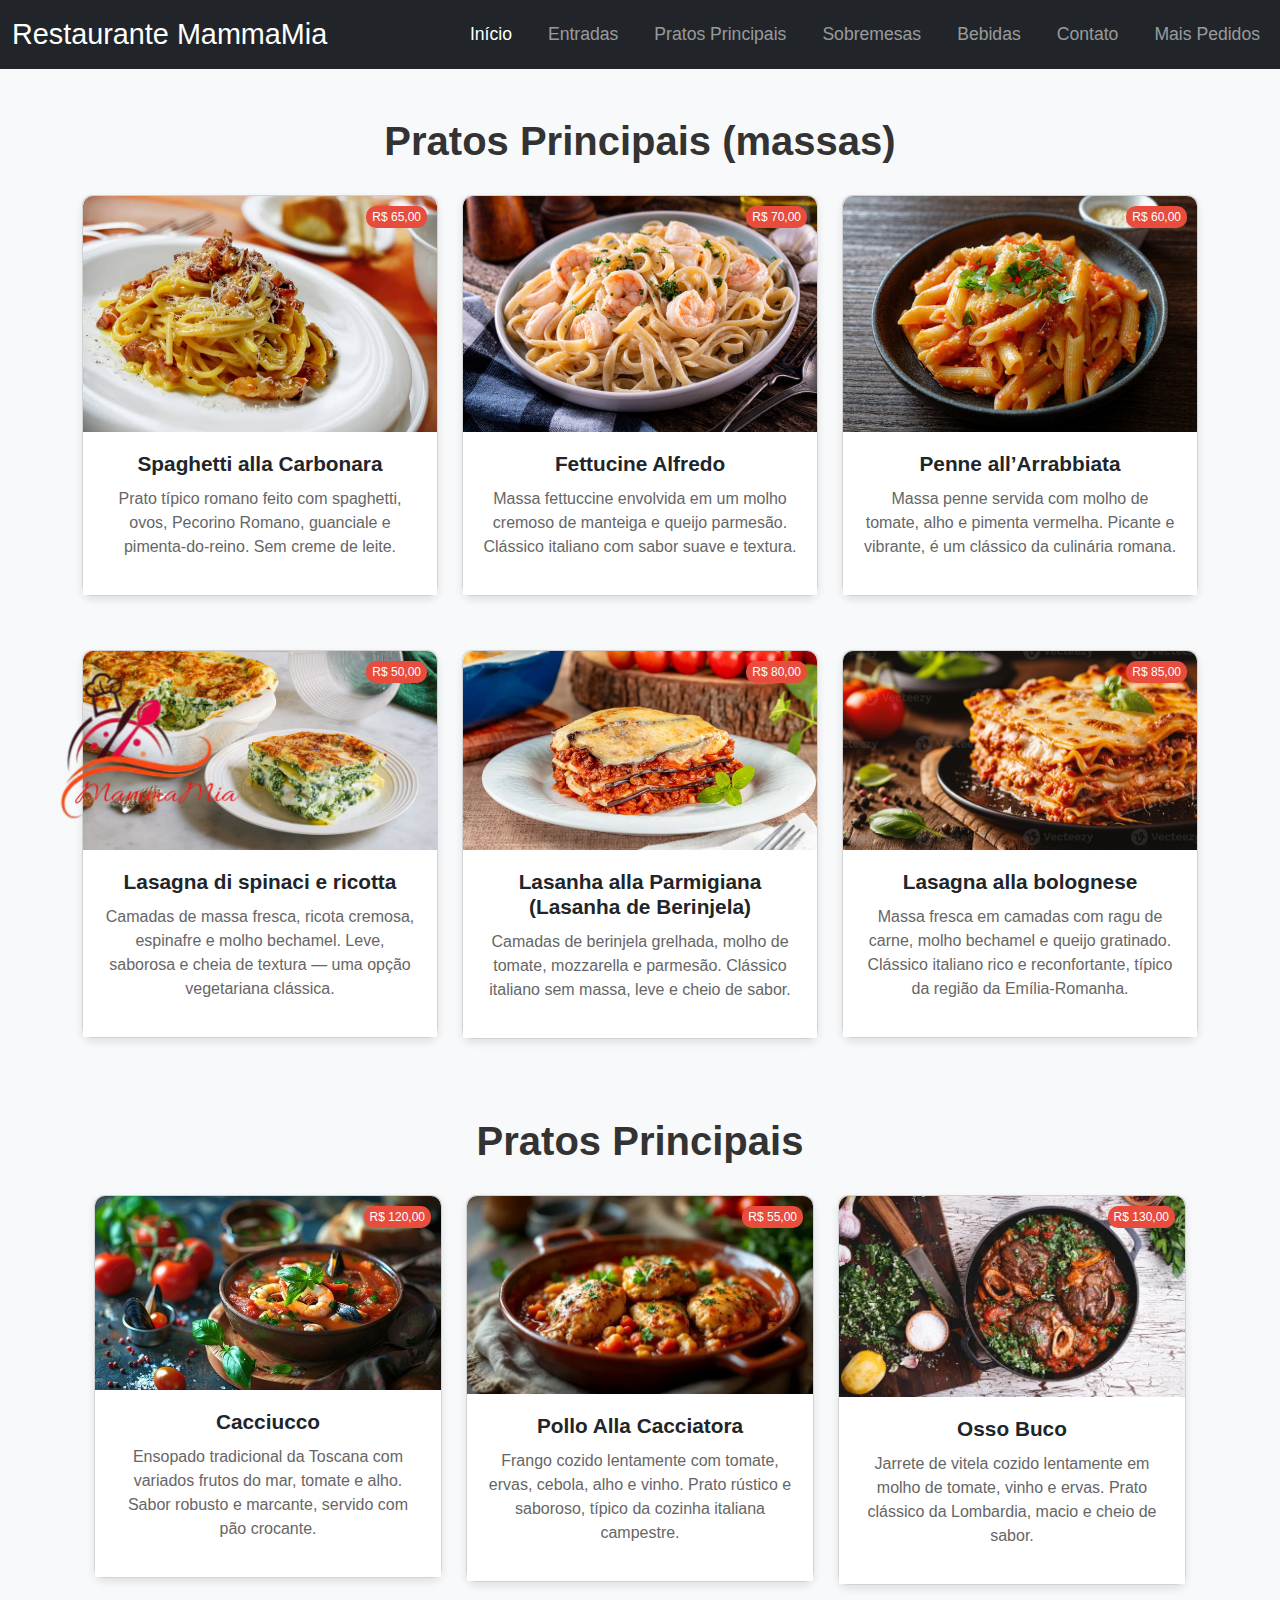
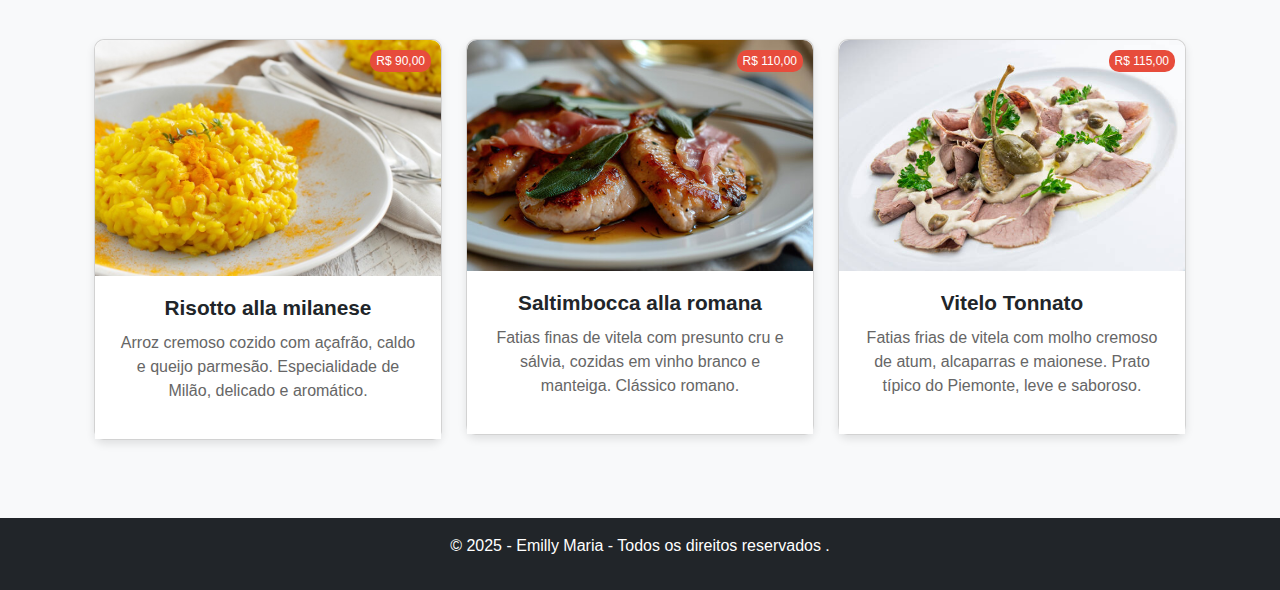
<file: principais.html>
<!DOCTYPE html>
<html lang="pt-br">

<head>
    <meta charset="UTF-8">
    <meta name="viewport" content="width=device-width, initial-scale=1.0">
    <title>Cardápio - Restaurante MammaMia</title>
    <!-- Bootstrap 5 CSS -->
    <link href="https://cdn.jsdelivr.net/npm/bootstrap@5.3.0-alpha1/dist/css/bootstrap.min.css" rel="stylesheet">
    <!-- Link para o arquivo CSS externo -->
    <link rel="stylesheet" href="cardapio.css">
</head>

<body>

      <!-- Barra de Navegação Responsiva -->
    <nav class="navbar navbar-expand-lg navbar-dark bg-dark">
        <div class="container-fluid">
              <a class="navbar-brand" href="inicio.html">Restaurante MammaMia</a>
            <button class="navbar-toggler" type="button" data-bs-toggle="collapse" data-bs-target="#navbarNav"
                aria-controls="navbarNav" aria-expanded="false" aria-label="Alternar navegação">
                <span class="navbar-toggler-icon"></span>
            </button>
            <div class="collapse navbar-collapse" id="navbarNav">
                <ul class="navbar-nav ms-auto">
                    <li class="nav-item">
                        <a class="nav-link active" aria-current="page" href="inicio.html">Início</a>
                    </li>
                    <li class="nav-item">
                        <a class="nav-link" href="entradas.html">Entradas</a>
                    </li>
                    <li class="nav-item">
                        <a class="nav-link" href="principais.html">Pratos Principais</a>
                    </li>
                    <li class="nav-item">
                        <a class="nav-link" href="sobremesas.html">Sobremesas</a>
                    </li>
                    <li class="nav-item">
                        <a class="nav-link" href="bebidas.html">Bebidas</a>
                    </li>
                    <li class="nav-item">
                        <a class="nav-link" href="contato.html">Contato</a>
                    </li>
                   <li class="nav-item">
              <a class="nav-link" href="maispedidos.html">Mais Pedidos</a>
            </li>
                </ul>
            </div>
        </div>
    </nav>





    <!-- Cardápio -->
    <div class="container my-5">
        <section id="entradas">
            <h2 class="text-center">Pratos Principais (massas)</h2>
            <div class="row row-cols-1 row-cols-md-3 g-4">

                <!-- Card 1 -->
                <div class="col">
                    <div class="card">
                        <img src="massas/Espaguete à Carbonara.jpg" class="card-img-top" alt="Bruschetta">
                        <div class="card-body">
                            <h5 class="card-title">Spaghetti alla Carbonara</h5>
                            <p class="card-text">Prato típico romano feito com spaghetti, ovos, Pecorino Romano,
                                guanciale e pimenta-do-reino.
                                Sem creme de leite.</p>
                            <span class="preco">R$ 65,00</span>
                        </div>
                    </div>
                </div>

                <!-- Card 2 -->
                <div class="col">
                    <div class="card">
                        <img src="massas/Fettucine Alfredo.jpg" class="card-img-top" alt="Caprese">
                        <div class="card-body">
                            <h5 class="card-title">Fettucine Alfredo</h5>
                            <p class="card-text">Massa fettuccine envolvida em um molho cremoso de manteiga e queijo
                                parmesão.
                                Clássico italiano com sabor suave e textura.</p>
                            <span class="preco">R$ 70,00</span>
                        </div>
                    </div>
                </div>

                <!-- Card 3 -->
                <div class="col">
                    <div class="card">
                        <img src="massas/Penne all’Arrabbiata.jpg" class="card-img-top" alt="Arancini">
                        <div class="card-body">
                            <h5 class="card-title">Penne all’Arrabbiata</h5>
                            <p class="card-text">Massa penne servida com molho de tomate, alho e pimenta vermelha.
                                Picante e vibrante, é um clássico da culinária romana.</p>
                            <span class="preco">R$ 60,00</span>
                        </div>
                    </div>
                </div>
            

                <!-- Card 4 -->
                <div class="col">
                    <div class="card">
                        <img src="massas/Lasagna di spinaci e ricotta.webp" class="card-img-top" alt="Arancini">
                        <div class="card-body">
                            <h5 class="card-title">Lasagna di spinaci e ricotta</h5>
                            <p class="card-text">Camadas de massa fresca, ricota cremosa, espinafre e molho bechamel.
                                Leve, saborosa e cheia de textura — uma opção vegetariana clássica.</p>
                            <span class="preco">R$ 50,00</span>
                        </div>
                    </div>
                </div>

                <!-- Card 5 -->
                <div class="col">
                    <div class="card">
                        <img src="massas/Lasanha alla Parmigiana (Lasanha de Berinjela).webp" class="card-img-top"
                            alt="Arancini">
                        <div class="card-body">
                            <h5 class="card-title">Lasanha alla Parmigiana (Lasanha de Berinjela)</h5>
                            <p class="card-text">Camadas de berinjela grelhada, molho de tomate, mozzarella e parmesão.
                                Clássico italiano sem massa, leve e cheio de sabor.</p>
                            <span class="preco">R$ 80,00</span>
                        </div>
                    </div>
                </div>

                <!-- Card 6 -->
                <div class="col">
                    <div class="card">
                        <img src="massas/Lasanha à Bolonhesa.jpg" class="card-img-top" alt="Arancini">
                        <div class="card-body">
                            <h5 class="card-title">Lasagna alla bolognese</h5>
                            <p class="card-text">Massa fresca em camadas com ragu de carne, molho bechamel e queijo
                                gratinado.
                                Clássico italiano rico e reconfortante, típico da região da Emília-Romanha.</p>
                            <span class="preco">R$ 85,00</span>
                        </div>
                    </div>
                </div>
            </div>
        </section>

        <!-- Cardápio -->
        <div class="container my-5">
            <section id="entradas">
                <h2 class="text-center">Pratos Principais</h2>
                <div class="row row-cols-1 row-cols-md-3 g-4">

                    <!-- Card 1 -->
                    <div class="col">
                        <div class="card">
                            <img src="principais/Cacciucco.jpg" class="card-img-top" alt="Bruschetta">
                            <div class="card-body">
                                <h5 class="card-title">Cacciucco</h5>
                                <p class="card-text">Ensopado tradicional da Toscana com variados frutos do mar, tomate
                                    e alho.
                                    Sabor robusto e marcante, servido com pão crocante.</p>
                                <span class="preco">R$ 120,00</span>
                            </div>
                        </div>
                    </div>

                    <!-- Card 2 -->
                    <div class="col">
                        <div class="card">
                            <img src="principais/Frango à Cacciatora.webp" class="card-img-top" alt="Caprese">
                            <div class="card-body">
                                <h5 class="card-title">
                                    Pollo Alla Cacciatora</h5>
                                <p class="card-text">Frango cozido lentamente com tomate, ervas, cebola, alho e vinho.
                                    Prato rústico e saboroso, típico da cozinha italiana campestre.</p>
                                <span class="preco">R$ 55,00</span>
                            </div>
                        </div>
                    </div>

                    <!-- Card 3 -->
                    <div class="col">
                        <div class="card">
                            <img src="principais/Osso Buco.avif" class="card-img-top" alt="Arancini">
                            <div class="card-body">
                                <h5 class="card-title"> Osso Buco</h5>
                                <p class="card-text">Jarrete de vitela cozido lentamente em molho de tomate, vinho e
                                    ervas.
                                    Prato clássico da Lombardia, macio e cheio de sabor.</p>
                                <span class="preco">R$ 130,00</span>
                            </div>
                        </div>
                    </div>

                    <!-- Card 4 -->
                    <div class="col">
                        <div class="card">
                            <img src="principais/Risoto à Milanesa.jpg" class="card-img-top" alt="Arancini">
                            <div class="card-body">
                                <h5 class="card-title">Risotto alla milanese</h5>
                                <p class="card-text">Arroz cremoso cozido com açafrão, caldo e queijo parmesão.
                                    Especialidade de Milão, delicado e aromático.</p>
                                <span class="preco">R$ 90,00</span>
                            </div>
                        </div>
                    </div>

                    <!-- Card 5 -->
                    <div class="col">
                        <div class="card">
                            <img src="principais/Saltimbocca à Romana.jpg" class="card-img-top" alt="Arancini">
                            <div class="card-body">
                                <h5 class="card-title">
                                    Saltimbocca alla romana</h5>
                                <p class="card-text">Fatias finas de vitela com presunto cru e sálvia, cozidas em vinho
                                    branco e manteiga.
                                    Clássico romano.</p>
                                <span class="preco">R$ 110,00</span>
                            </div>
                        </div>
                    </div>

                    <!-- Card 6 -->
                    <div class="col">
                        <div class="card">
                            <img src="principais/Vitelo Tonnato.jpg" class="card-img-top" alt="Arancini">
                            <div class="card-body">
                                <h5 class="card-title"> Vitelo Tonnato</h5>
                                <p class="card-text">Fatias frias de vitela com molho cremoso de atum, alcaparras e
                                    maionese.
                                    Prato típico do Piemonte, leve e saboroso.</p>
                                <span class="preco">R$ 115,00</span>
                            </div></div></div></div></section></div></div>
                      <!-- Bootstrap JS (opcional) -->
  <script src="https://cdn.jsdelivr.net/npm/bootstrap@5.3.3/dist/js/bootstrap.bundle.min.js"></script>
  <footer class="bg-dark text-white text-center py-3 mt-5"><p>© 2025 - Emilly Maria - Todos os direitos reservados .</p>
  </footer>
  <img src="rest/MammaMia - 1 - Editado.jpg" alt="Logo" class="logo-fixa">
</body>

</html>
</file>
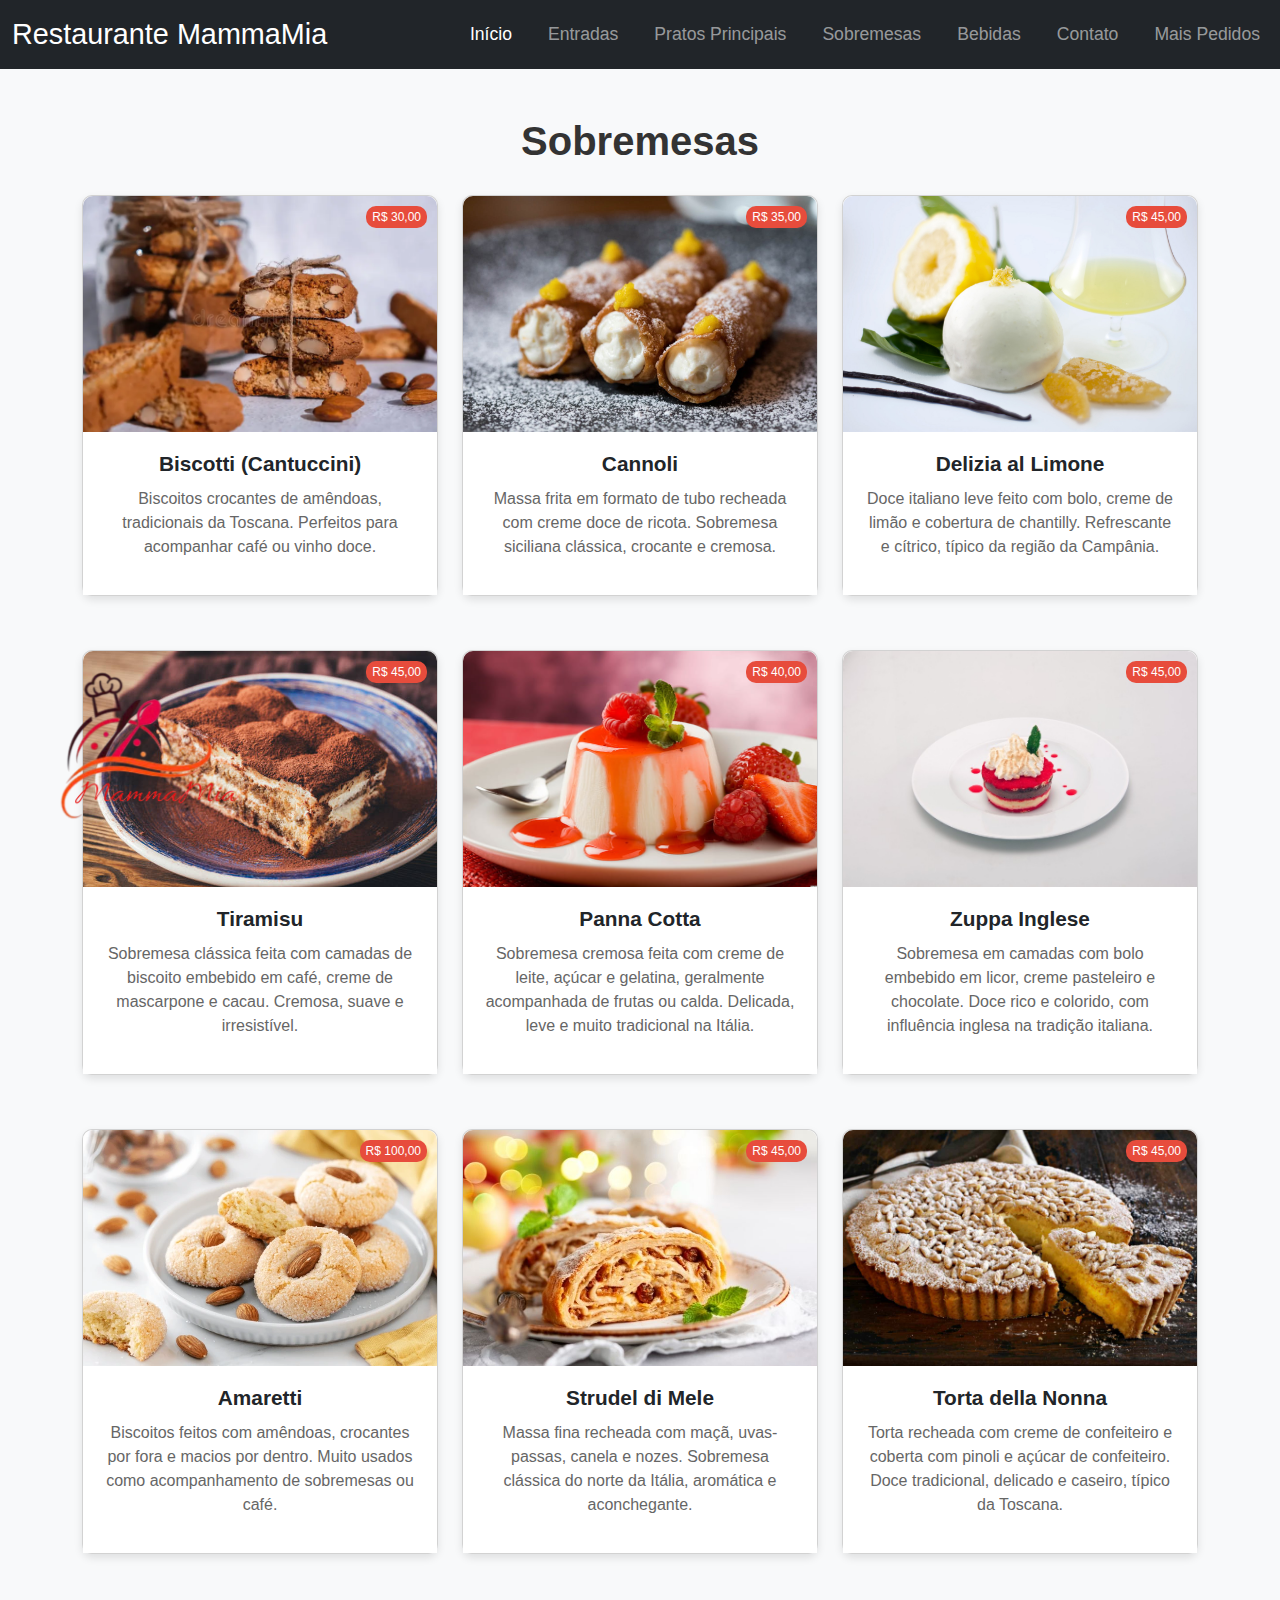
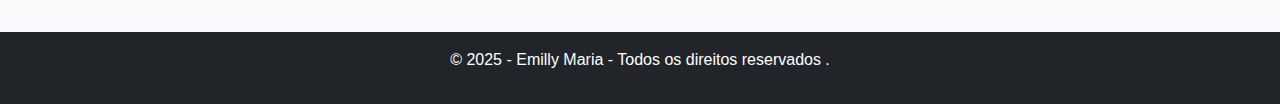
<file: sobremesas.html>
<!DOCTYPE html>
<html lang="pt-br">

<head>
    <meta charset="UTF-8">
    <meta name="viewport" content="width=device-width, initial-scale=1.0">
    <title>Cardápio - Restaurante MammaMia</title>
    <!-- Bootstrap 5 CSS -->
    <link href="https://cdn.jsdelivr.net/npm/bootstrap@5.3.0-alpha1/dist/css/bootstrap.min.css" rel="stylesheet">
    <!-- Link para o arquivo CSS externo -->
    <link rel="stylesheet" href="cardapio.css">
</head>

<body>

      <!-- Barra de Navegação Responsiva -->
    <nav class="navbar navbar-expand-lg navbar-dark bg-dark">
        <div class="container-fluid">
              <a class="navbar-brand" href="inicio.html">Restaurante MammaMia</a>
            <button class="navbar-toggler" type="button" data-bs-toggle="collapse" data-bs-target="#navbarNav"
                aria-controls="navbarNav" aria-expanded="false" aria-label="Alternar navegação">
                <span class="navbar-toggler-icon"></span>
            </button>
            <div class="collapse navbar-collapse" id="navbarNav">
                <ul class="navbar-nav ms-auto">
                    <li class="nav-item">
                        <a class="nav-link active" aria-current="page" href="inicio.html">Início</a>
                    </li>
                    <li class="nav-item">
                        <a class="nav-link" href="entradas.html">Entradas</a>
                    </li>
                    <li class="nav-item">
                        <a class="nav-link" href="principais.html">Pratos Principais</a>
                    </li>
                    <li class="nav-item">
                        <a class="nav-link" href="sobremesas.html">Sobremesas</a>
                    </li>
                    <li class="nav-item">
                        <a class="nav-link" href="bebidas.html">Bebidas</a>
                    </li>
                    <li class="nav-item">
                        <a class="nav-link" href="contato.html">Contato</a>
                    </li>
                   <li class="nav-item">
              <a class="nav-link" href="maispedidos.html">Mais Pedidos</a>
            </li>
                </ul>
            </div>
        </div>
    </nav>



    <!-- Cardápio -->
    <div class="container my-5">
        <section id="entradas">
            <h2 class="text-center">Sobremesas</h2>
            <div class="row row-cols-1 row-cols-md-3 g-4">

                <!-- Card 1 -->
                <div class="col">
                    <div class="card">
                        <img src="sobremesa/Biscotti (Cantuccini).webp" class="card-img-top"
                            alt="Biscotti (Cantuccini)">
                        <div class="card-body">
                            <h5 class="card-title">Biscotti (Cantuccini)</h5>
                            <p class="card-text">Biscoitos crocantes de amêndoas, tradicionais da Toscana.
                                Perfeitos para acompanhar café ou vinho doce.</p>
                            <span class="preco">R$ 30,00</span>
                        </div>
                    </div>
                </div>

                <!-- Card 2 -->
                <div class="col">
                    <div class="card">
                        <img src="sobremesa/Cannoli.jpeg" class="card-img-top" alt="Cannoli">
                        <div class="card-body">
                            <h5 class="card-title">Cannoli</h5>
                            <p class="card-text">Massa frita em formato de tubo recheada com creme doce de ricota.
                                Sobremesa siciliana clássica, crocante e cremosa.</p>
                            <span class="preco">R$ 35,00</span>
                        </div>
                    </div>
                </div>

                <!-- Card 3 -->
                <div class="col">
                    <div class="card">
                        <img src="sobremesa/Delizia al Limone.jpg" class="card-img-top" alt="Delizia al Limone">
                        <div class="card-body">
                            <h5 class="card-title">Delizia al Limone</h5>
                            <p class="card-text">Doce italiano leve feito com bolo, creme de limão e cobertura de
                                chantilly.
                                Refrescante e cítrico, típico da região da Campânia.</p>
                            <span class="preco">R$ 45,00</span>
                        </div>
                    </div>
                </div>


                <!-- Card 4 -->
                <div class="col">
                    <div class="card">
                        <img src="sobremesa/Tiramisu.jpg" class="card-img-top" alt="Tiramisu">
                        <div class="card-body">
                            <h5 class="card-title">Tiramisu</h5>
                            <p class="card-text">Sobremesa clássica feita com camadas de biscoito embebido em café,
                                creme de mascarpone e cacau.
                                Cremosa, suave e irresistível.</p>
                            <span class="preco">R$ 45,00</span>
                        </div>
                    </div>
                </div>

                <!-- Card 5-->
                <div class="col">
                    <div class="card">
                        <img src="sobremesa/Panna Cotta.jpg" class="card-img-top" alt="Panna Cotta">
                        <div class="card-body">
                            <h5 class="card-title">Panna Cotta</h5>
                            <p class="card-text">Sobremesa cremosa feita com creme de leite, açúcar e gelatina,
                                geralmente acompanhada de frutas ou calda.
                                Delicada, leve e muito tradicional na Itália.</p>
                            <span class="preco">R$ 40,00</span>
                        </div>
                    </div>
                </div>

                <!-- Card 6-->
                <div class="col">
                    <div class="card">
                        <img src="sobremesa/Zuppa Inglese.jpg" class="card-img-top" alt="Zuppa Inglese">
                        <div class="card-body">
                            <h5 class="card-title">Zuppa Inglese</h5>
                            <p class="card-text">Sobremesa em camadas com bolo embebido em licor, creme pasteleiro e
                                chocolate.
                                Doce rico e colorido, com influência inglesa na tradição italiana.</p>
                            <span class="preco">R$ 45,00</span>
                        </div>
                    </div>
                </div>

                <!-- Card 7-->
                <div class="col">
                    <div class="card">
                        <img src="sobremesa/Amaretti.webp" class="card-img-top" alt="Amaretti">
                        <div class="card-body">
                            <h5 class="card-title">Amaretti</h5>
                            <p class="card-text">Biscoitos feitos com amêndoas, crocantes por fora e macios por dentro.
                                Muito usados como acompanhamento de sobremesas ou café.</p>
                            <span class="preco">R$ 100,00</span>
                        </div>
                    </div>
                </div>

                <!-- Card 8-->
                <div class="col">
                    <div class="card">
                        <img src="sobremesa/Strudel di Mele.jpg" class="card-img-top"
                            alt="Strudel di Mele">
                        <div class="card-body">
                            <h5 class="card-title">Strudel di Mele</h5>
                            <p class="card-text">Massa fina recheada com maçã, uvas-passas, canela e nozes.
                                Sobremesa clássica do norte da Itália, aromática e aconchegante.</p>
                            <span class="preco">R$ 45,00</span>
                        </div>
                    </div>
                </div>

                <!-- Card 9-->
                <div class="col">
                    <div class="card">
                        <img src="sobremesa/Torta della Nonna.jpg" class="card-img-top" alt="Torta della Nonna">
                        <div class="card-body">
                            <h5 class="card-title">Torta della Nonna</h5>
                            <p class="card-text">Torta recheada com creme de confeiteiro e coberta com pinoli e açúcar
                                de confeiteiro.
                                Doce tradicional, delicado e caseiro, típico da Toscana.</p>
                            <span class="preco">R$ 45,00</span>
                        </div>
                    </div>
                </div>
            </div>
        </section></div>

       <!-- Bootstrap JS (opcional) -->
  <script src="https://cdn.jsdelivr.net/npm/bootstrap@5.3.3/dist/js/bootstrap.bundle.min.js"></script>
  <footer class="bg-dark text-white text-center py-3 mt-5"><p>© 2025 - Emilly Maria - Todos os direitos reservados .</p>
  </footer>
  <img src="rest/MammaMia - 1 - Editado.jpg" alt="Logo" class="logo-fixa">
</body>

</html>
</file>
<file: login.css>
*{
    margin: 0;
    padding: 0;
    box-sizing: border-box; /* box-sizing: border-box é uma propriedade CSS que altera a forma como a largura e a altura de um elemento são calculadas*/
    font-family: 'Gill Sans', 'Gill Sans MT', Calibri, 'Trebuchet MS', sans-serif;
}

body{ 
    background-image: url(rest/Bem\ vindos\ ao.jpg);
    display: flex;
    justify-content: center;  /*tudo isso ajusta os elementos para o centro*/
    align-items: center;
    min-height: 100vh;
    background-size: cover; /*muda o tamanho da img de fundo*/
background-position: center;
}

.caixa{
    width: 420px;
    background-color: rgba(160, 153, 153, 0.253);
border: 3px solid rgba(233, 225, 225, 0.705);
border-radius: 10px ;
color: rgb(7, 7, 7);
padding: 30px 40px 30px 40px;
box-shadow: 0 0 10px;
}

.caixa h1 {
    font-size: 40px;
    text-align: center;
}


.login{
    width: 100%;
    height: 50px;
    background-color: #fff;
    border: none;
    border-radius: 40px;
    cursor: pointer;
    font-size: 16px;
    color: black;
    font-weight: 600;
    box-shadow: 0 0 10px black;;
}

.login:hover{
    background-color: transparent;
    border: 3px solid rgba(29, 31, 34, 0.705);;
    color: rgb(228, 128, 128);
    transition: 0.5s;
}
</file>
<file: contato.css>
body {
    font-family: Arial, sans-serif;
    background-color: #fff8f0;
    margin: 0;
    padding: 0;
    color: #333;
}

header {
    background-color: #8B0000;
    color: white;
    padding: 20px 0;
    text-align: center;
}

h1 {
    margin: 0;
}

.container {
    max-width: 800px;
    margin: 40px auto;
    padding: 20px;
    background-color: #ffffff;
    border-radius: 8px;
    box-shadow: 0 2px 10px rgba(0,0,0,0.1);
}

form {
    display: flex;
    flex-direction: column;
}

label {
    margin: 10px 0 5px;
}

input, textarea {
    padding: 10px;
    border: 1px solid #ccc;
    border-radius: 5px;
}

textarea {
    resize: vertical;
}

button {
    margin-top: 20px;
    padding: 12px;
    background-color: #8B0000;
    color: white;
    border: none;
    border-radius: 5px;
    font-size: 16px;
    cursor: pointer;
}

button:hover {
    background-color: #a80000;
}

.info {
    margin-top: 30px;
    font-size: 16px;
}

.info p {
    margin: 5px 0;
}
</file>
<file: cardapio.css>
/* Resetando alguns estilos padrões */
* {
    margin: 0;
    padding: 0;
    box-sizing: border-box;
}

body {
    font-family: 'Arial', sans-serif;
    background-color: #f8f9fa;
    color: #333;
}

.navbar {
    margin-bottom: 30px;
}

.navbar-brand {
    font-size: 1.8rem;
}

.navbar-nav .nav-link {
    font-size: 1.1rem;
    margin-left: 20px;
}

.navbar-nav .nav-link:hover {
    color: #ffc107 !important;
}
.logo img {
    width: 150px; /* Define a largura da logo */
    height: auto; /* Mantém a proporção da logo */
}

h2 {
    margin-bottom: 30px;
    font-size: 2.5rem;
    font-weight: bold;
    color: #333;
}

/* Estilo para os Cards */
.card {
    border-radius: 10px;
    box-shadow: 0 4px 8px rgba(0, 0, 0, 0.1);
    transition: all 0.3s ease;
}

.card:hover {
    transform: translateY(-10px);
    box-shadow: 0 6px 12px rgba(235, 8, 8, 0.2);
}

.card-img-top {
    border-radius: 10px 10px 0 0;
}

.card-body {
    background-color: #fff;
    padding: 20px;
    text-align: center;
}

.card-title {
    font-size: 1.3rem;
    font-weight: 600;
    margin-bottom: 10px;
}

.card-text {
    font-size: 1rem;
    color: #666;
}

/* Configuração de Layout para o Cardápio */
.row-cols-md-3 .col {
    margin-bottom: 30px;
}

/* Estilo para o Carrossel */
.carousel-item img {
    border-radius: 10px;
    height: 400px;
    object-fit: cover;
}

/* Estilo para o Formulário */
form .form-label {
    font-weight: bold;
}

form .form-control {
    border-radius: 10px;
}

form button {
    background-color: #ffc107;
    border: none;
    border-radius: 10px;
    padding: 10px 20px;
    font-size: 1rem;
    font-weight: bold;
}

form button:hover {
    background-color: #e0a800;
}

/* Responsividade */
@media (max-width: 768px) {
    .navbar-nav {
        text-align: center;
    }

    .navbar-nav .nav-item {
        margin-bottom: 10px;
    }

    h2 {
        font-size: 2rem;
    }

    .card-body {
        padding: 15px;
    }
}

.preco {
  font-size: 12px;
  background-color: #e74c3c;
  color: white;
  padding: 2px 6px;
  border-radius: 10px;
  position: absolute;
  top: 10px;
  right: 10px;
}



/* Estilos personalizados para a seção da história na pagina inicial */

#historia {
  background-color: #fff8f0;
  border-radius: 8px;
  box-shadow: 0 0 10px rgba(0, 0, 0, 0.08);
}

#historia h2 {
  font-family: 'Georgia', serif;
  color: #b03a2e;
}

#historia p {
  font-size: 1.1rem;
  line-height: 1.7;
  color: #333;
}


 .logo-fixa {
    position: fixed;
    bottom: 5px;   /* distância da parte inferior da tela */
    left: 5px;     /* distância da borda esquerda */
    width: 250px;   /* ajuste o tamanho da logo conforme necessário */
    z-index: 1000;  /* garante que fique por cima de outros elementos */
  }
</file>
